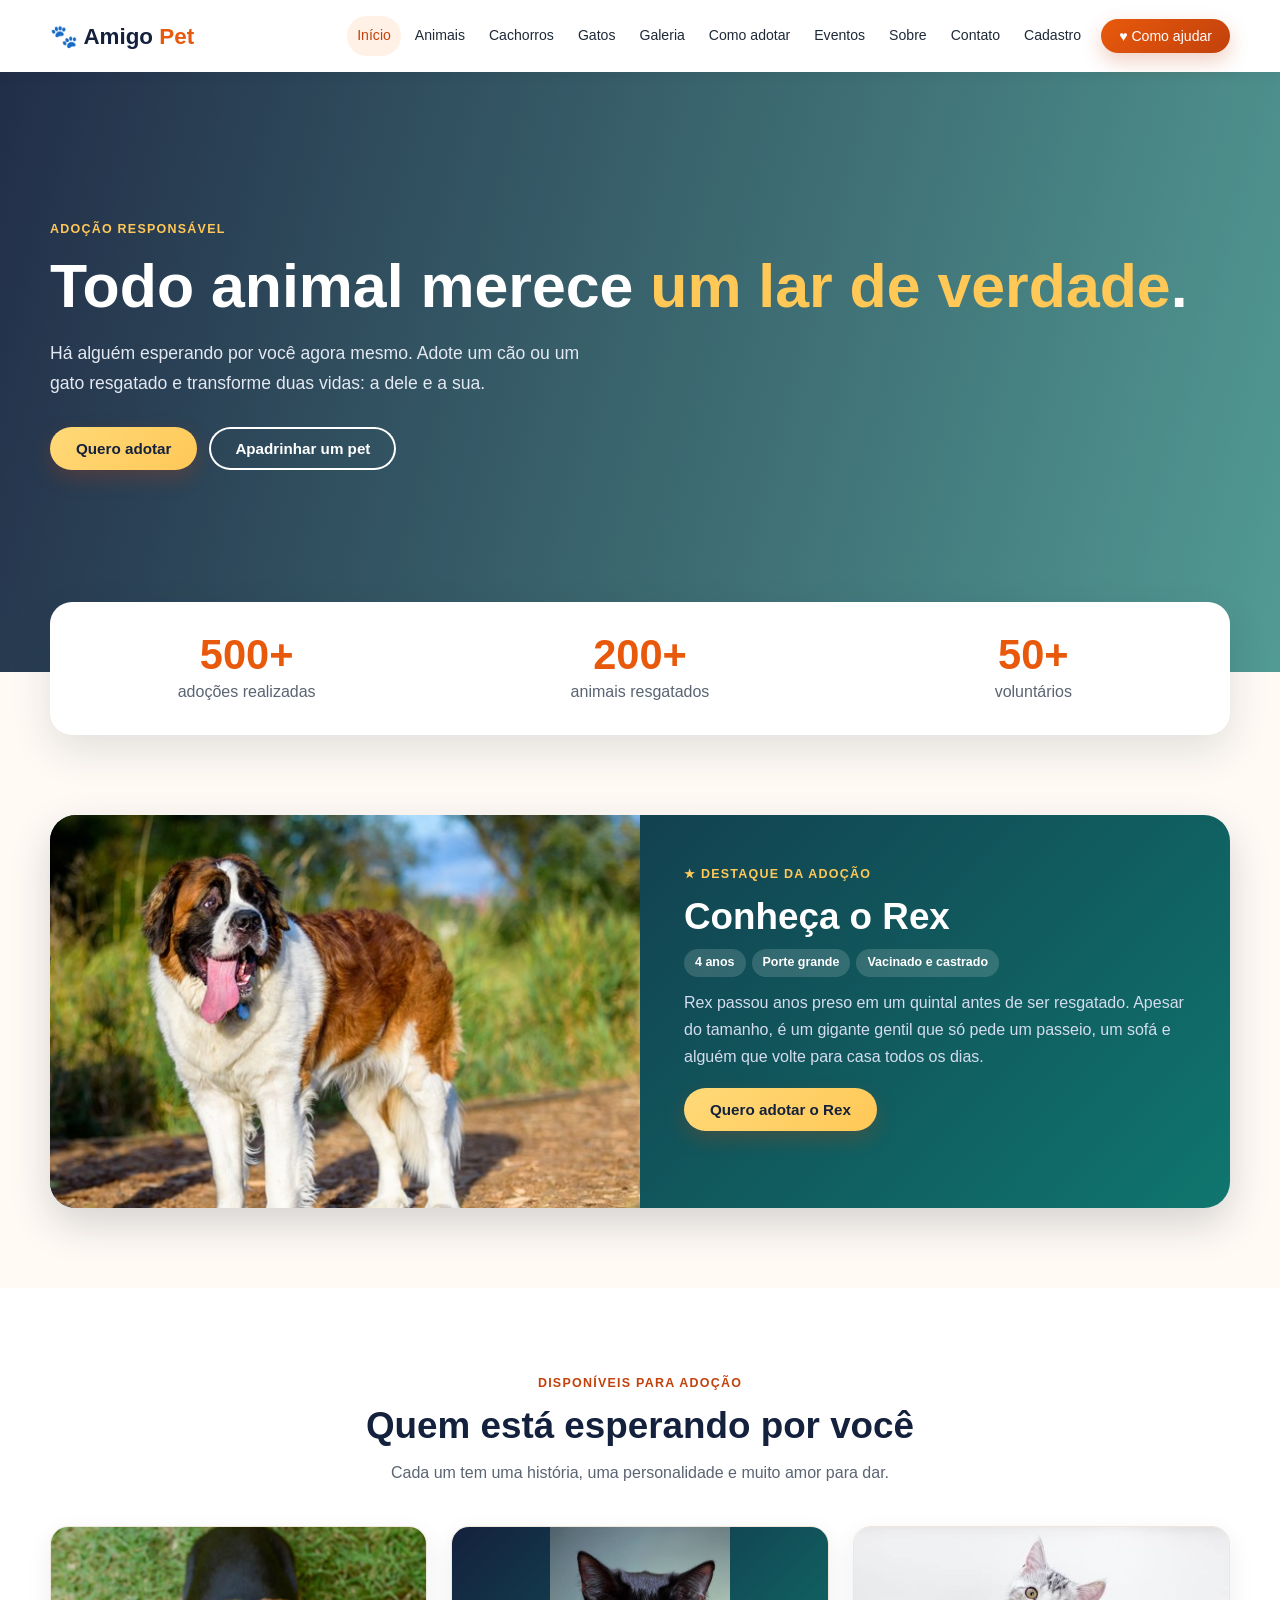
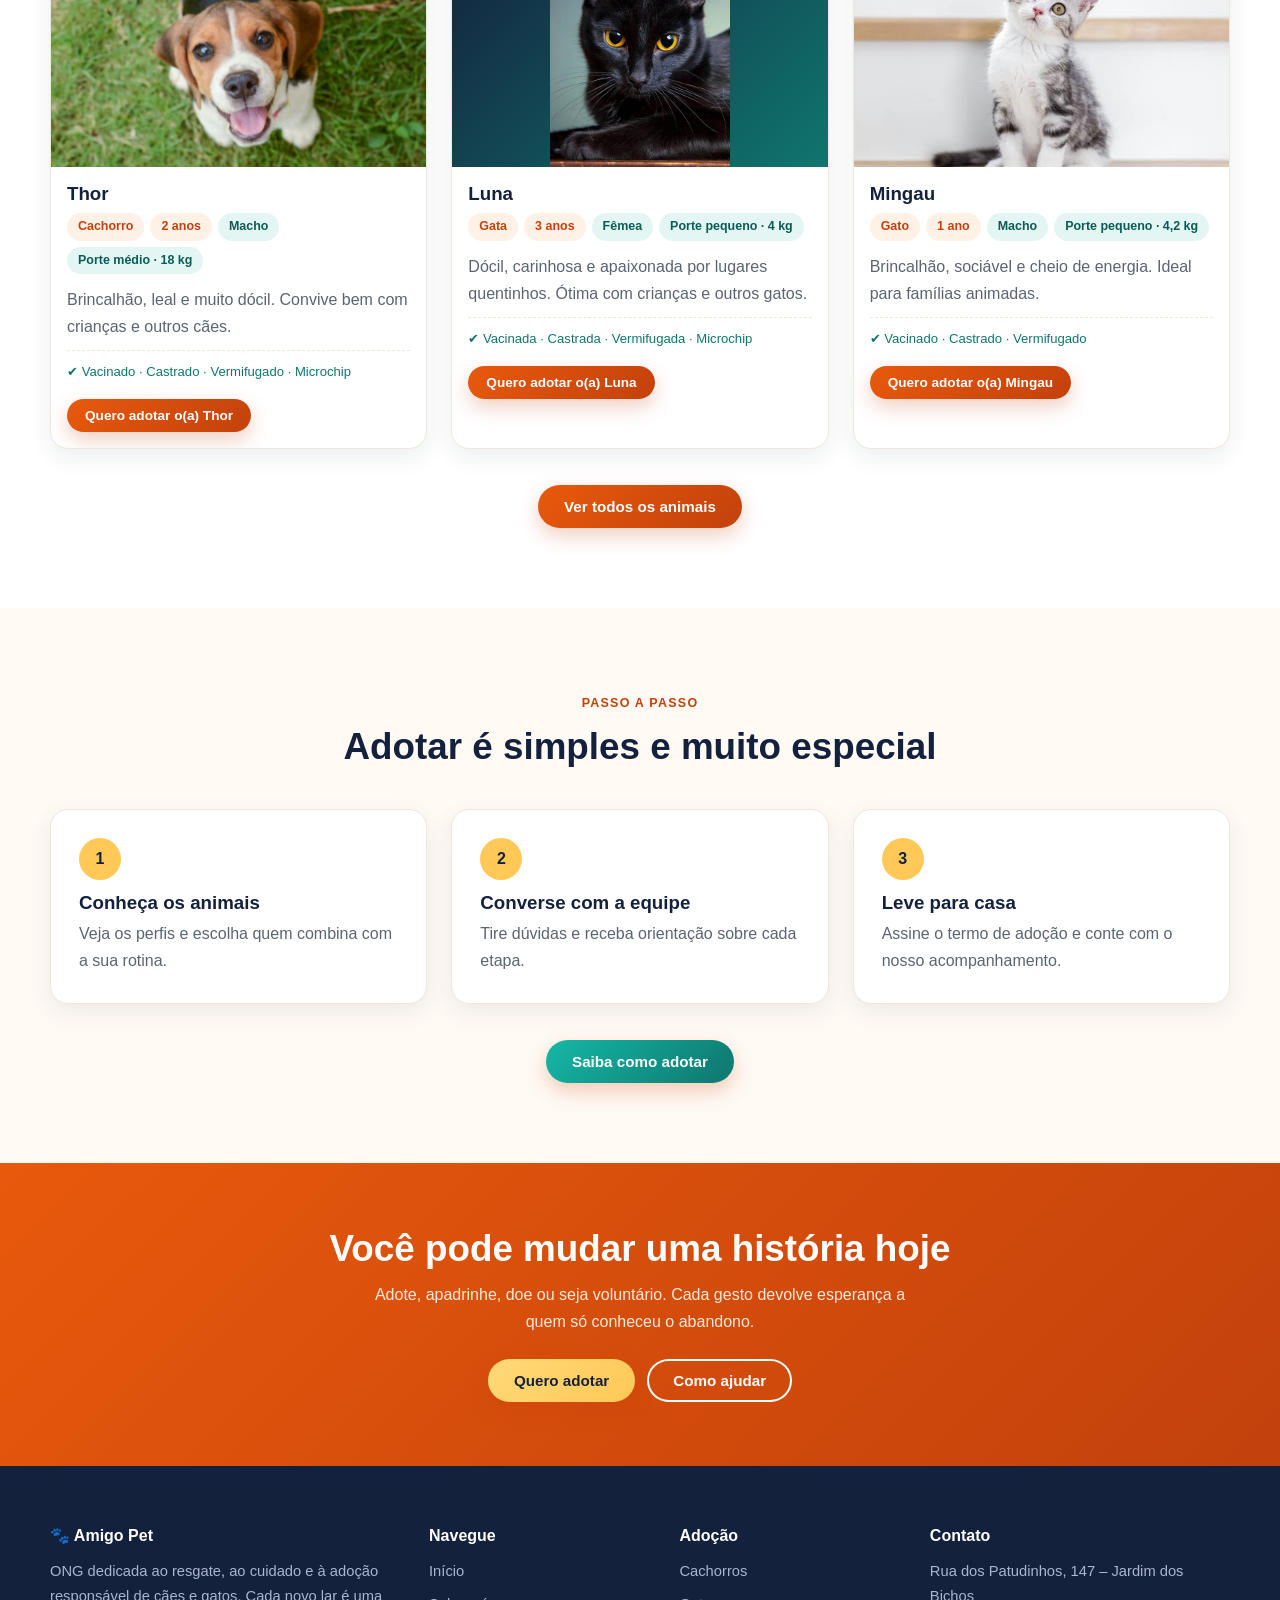
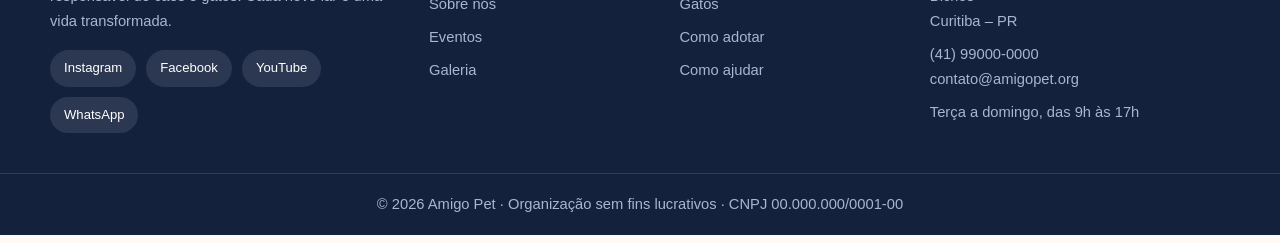
<file: index.html>
<!DOCTYPE html>
<html lang="pt-br">

<head>
  <meta charset="UTF-8">
  <meta name="viewport" content="width=device-width, initial-scale=1.0">
  <meta name="description" content="Amigo Pet: ONG de adoção responsável de cães e gatos.">
  <title>Início | Amigo Pet</title>
  <link rel="stylesheet" href="css/estilo.css">
</head>

<body>
  <header class="header">
    <div class="container navbar">
      <a class="brand" href="index.html">🐾 Amigo <span>Pet</span></a>
      <button class="menu-btn" type="button" aria-label="Abrir menu" aria-expanded="false">☰</button>
      <nav class="nav" aria-label="Navegação principal">
        <a href="index.html">Início</a>
        <a href="animais.html">Animais</a>
        <a href="cachorro.html">Cachorros</a>
        <a href="gato.html">Gatos</a>
        <a href="galeria.html">Galeria</a>
        <a href="adocao.html">Como adotar</a>
        <a href="eventos.html">Eventos</a>
        <a href="sobre.html">Sobre</a>
        <a href="contato.html">Contato</a>
        <a href="cadastro.html">Cadastro</a>
        <a class="button btn btn-primary" href="ajude.html">♥ Como ajudar</a>
      </nav>
    </div>
  </header>
  <main>

    <section class="hero" ">
      <div class=" container">
      <span class="eyebrow">Adoção responsável</span>
      <h1>Todo animal merece <span>um lar de verdade</span>.</h1>
      <p>Há alguém esperando por você agora mesmo. Adote um cão ou um gato resgatado e transforme duas vidas: a dele e
        a sua.</p>
      <div class="actions">
        <a class="button sun pulse" href="animais.html">Quero adotar</a>
        <a class="button ghost" href="ajude.html">Apadrinhar um pet</a>
      </div>
      </div>
    </section>

    <div class="container">
      <div class="stats">
        <div class="stat"><strong data-count="500">500+</strong><span>adoções realizadas</span></div>
        <div class="stat"><strong data-count="200">200+</strong><span>animais resgatados</span></div>
        <div class="stat"><strong data-count="50">50+</strong><span>voluntários</span></div>
      </div>
    </div>

    <section class="section">
      <div class="container">
        <div class="destaque">
          <img src="Img/rex.jpg""
            alt=" Rex, cão de grande porte esperando adoção" loading="lazy">
          <div>
            <span class="eyebrow">★ Destaque da adoção</span>
            <h2>Conheça o Rex</h2>
            <div class="tags"><span class="tag">4 anos</span><span class="tag">Porte grande</span><span
                class="tag">Vacinado e castrado</span></div>
            <p>Rex passou anos preso em um quintal antes de ser resgatado. Apesar do tamanho, é um gigante gentil que só
              pede um passeio, um sofá e alguém que volte para casa todos os dias.</p>
            <a class="button sun" href="contato.html?assunto=adocao&amp;pet=Rex">Quero adotar o Rex</a>
          </div>
        </div>
      </div>
    </section>

    <section class="section alt">
      <div class="container">
        <div class="title"><span class="eyebrow">Disponíveis para adoção</span>
          <h2>Quem está esperando por você</h2>
          <p>Cada um tem uma história, uma personalidade e muito amor para dar.</p>
        </div>
        <div class="grid">
          <article class="card shadow-sm">
            <div class="photo"><img src="Img/thor.jpg""
                alt=" Thor, cachorro disponível para adoção" loading="lazy"></div>
            <div class="card-body p-3">
              <h3>Thor</h3>
              <div class="tags"><span class="tag">Cachorro</span><span class="tag">2 anos</span><span
                  class="tag teal">Macho</span><span class="tag teal">Porte médio · 18 kg</span></div>
              <p>Brincalhão, leal e muito dócil. Convive bem com crianças e outros cães.</p>
              <p class="saude">✔ Vacinado · Castrado · Vermifugado · Microchip</p>
              <a class="button small" href="contato.html?assunto=adocao&amp;pet=Thor">Quero adotar o(a) Thor</a>
            </div>
          </article>
          <article class="card shadow-sm">
            <div class="photo"><img src="Img/luna.jpg""
                alt=" Luna, gata disponível para adoção" loading="lazy"></div>
            <div class="card-body p-3">
              <h3>Luna</h3>
              <div class="tags"><span class="tag">Gata</span><span class="tag">3 anos</span><span
                  class="tag teal">Fêmea</span><span class="tag teal">Porte pequeno · 4 kg</span></div>
              <p>Dócil, carinhosa e apaixonada por lugares quentinhos. Ótima com crianças e outros gatos.</p>
              <p class="saude">✔ Vacinada · Castrada · Vermifugada · Microchip</p>
              <a class="button small" href="contato.html?assunto=adocao&amp;pet=Luna">Quero adotar o(a) Luna</a>
            </div>
          </article>
          <article class="card shadow-sm">
            <div class="photo"><img src="Img/mingau.jpg""
                alt=" Mingau, gato disponível para adoção" loading="lazy"></div>
            <div class="card-body p-3">
              <h3>Mingau</h3>
              <div class="tags"><span class="tag">Gato</span><span class="tag">1 ano</span><span
                  class="tag teal">Macho</span><span class="tag teal">Porte pequeno · 4,2 kg</span></div>
              <p>Brincalhão, sociável e cheio de energia. Ideal para famílias animadas.</p>
              <p class="saude">✔ Vacinado · Castrado · Vermifugado</p>
              <a class="button small" href="contato.html?assunto=adocao&amp;pet=Mingau">Quero adotar o(a) Mingau</a>
            </div>
          </article>
        </div>
        <div class="actions" style="justify-content:center;margin-top:36px"><a class="button btn btn-primary"
            href="animais.html">Ver
            todos os animais</a></div>
      </div>
    </section>

    <section class="section">
      <div class="container">
        <div class="title"><span class="eyebrow">Passo a passo</span>
          <h2>Adotar é simples e muito especial</h2>
        </div>
        <div class="grid">
          <article class="card shadow-sm">
            <div class="card-body pad"><span class="numero">1</span>
              <h3>Conheça os animais</h3>
              <p>Veja os perfis e escolha quem combina com a sua rotina.</p>
            </div>
          </article>
          <article class="card shadow-sm">
            <div class="card-body pad"><span class="numero">2</span>
              <h3>Converse com a equipe</h3>
              <p>Tire dúvidas e receba orientação sobre cada etapa.</p>
            </div>
          </article>
          <article class="card shadow-sm">
            <div class="card-body pad"><span class="numero">3</span>
              <h3>Leve para casa</h3>
              <p>Assine o termo de adoção e conte com o nosso acompanhamento.</p>
            </div>
          </article>
        </div>
        <div class="actions" style="justify-content:center;margin-top:36px"><a class="button teal"
            href="adocao.html">Saiba como adotar</a></div>
      </div>
    </section>

    <section class="cta">
      <div class="container">
        <h2>Você pode mudar uma história hoje</h2>
        <p>Adote, apadrinhe, doe ou seja voluntário. Cada gesto devolve esperança a quem só conheceu o abandono.</p>
        <div class="actions" style="justify-content:center"><a class="button sun" href="animais.html">Quero adotar</a><a
            class="button ghost" href="ajude.html">Como ajudar</a></div>
      </div>
    </section>

  </main>
  <footer class="footer">
    <div class="container footer-grid">
      <div>
        <h3>🐾 Amigo Pet</h3>
        <p>ONG dedicada ao resgate, ao cuidado e à adoção responsável de cães e gatos. Cada novo lar é uma vida
          transformada.</p>
        <div class="social">
          <a href="https://instagram.com/" target="_blank" rel="noopener">Instagram</a>
          <a href="https://facebook.com/" target="_blank" rel="noopener">Facebook</a>
          <a href="https://youtube.com/" target="_blank" rel="noopener">YouTube</a>
          <a href="https://wa.me/5541990000000" target="_blank" rel="noopener">WhatsApp</a>
        </div>
      </div>
      <div>
        <h3>Navegue</h3>
        <a href="index.html">Início</a>
        <a href="sobre.html">Sobre nós</a>
        <a href="eventos.html">Eventos</a>
        <a href="galeria.html">Galeria</a>
      </div>
      <div>
        <h3>Adoção</h3>
        <a href="cachorro.html">Cachorros</a>
        <a href="gato.html">Gatos</a>
        <a href="adocao.html">Como adotar</a>
        <a href="ajude.html">Como ajudar</a>
      </div>
      <div>
        <h3>Contato</h3>
        <p>Rua dos Patudinhos, 147 – Jardim dos Bichos<br>Curitiba – PR</p>
        <p>(41) 99000-0000<br>contato@amigopet.org</p>
        <p>Terça a domingo, das 9h às 17h</p>
      </div>
    </div>
    <p class="copy">© 2026 Amigo Pet · Organização sem fins lucrativos · CNPJ 00.000.000/0001-00</p>
  </footer>
  <script src="js/script.js"></script>
</body>

</html>
</file>
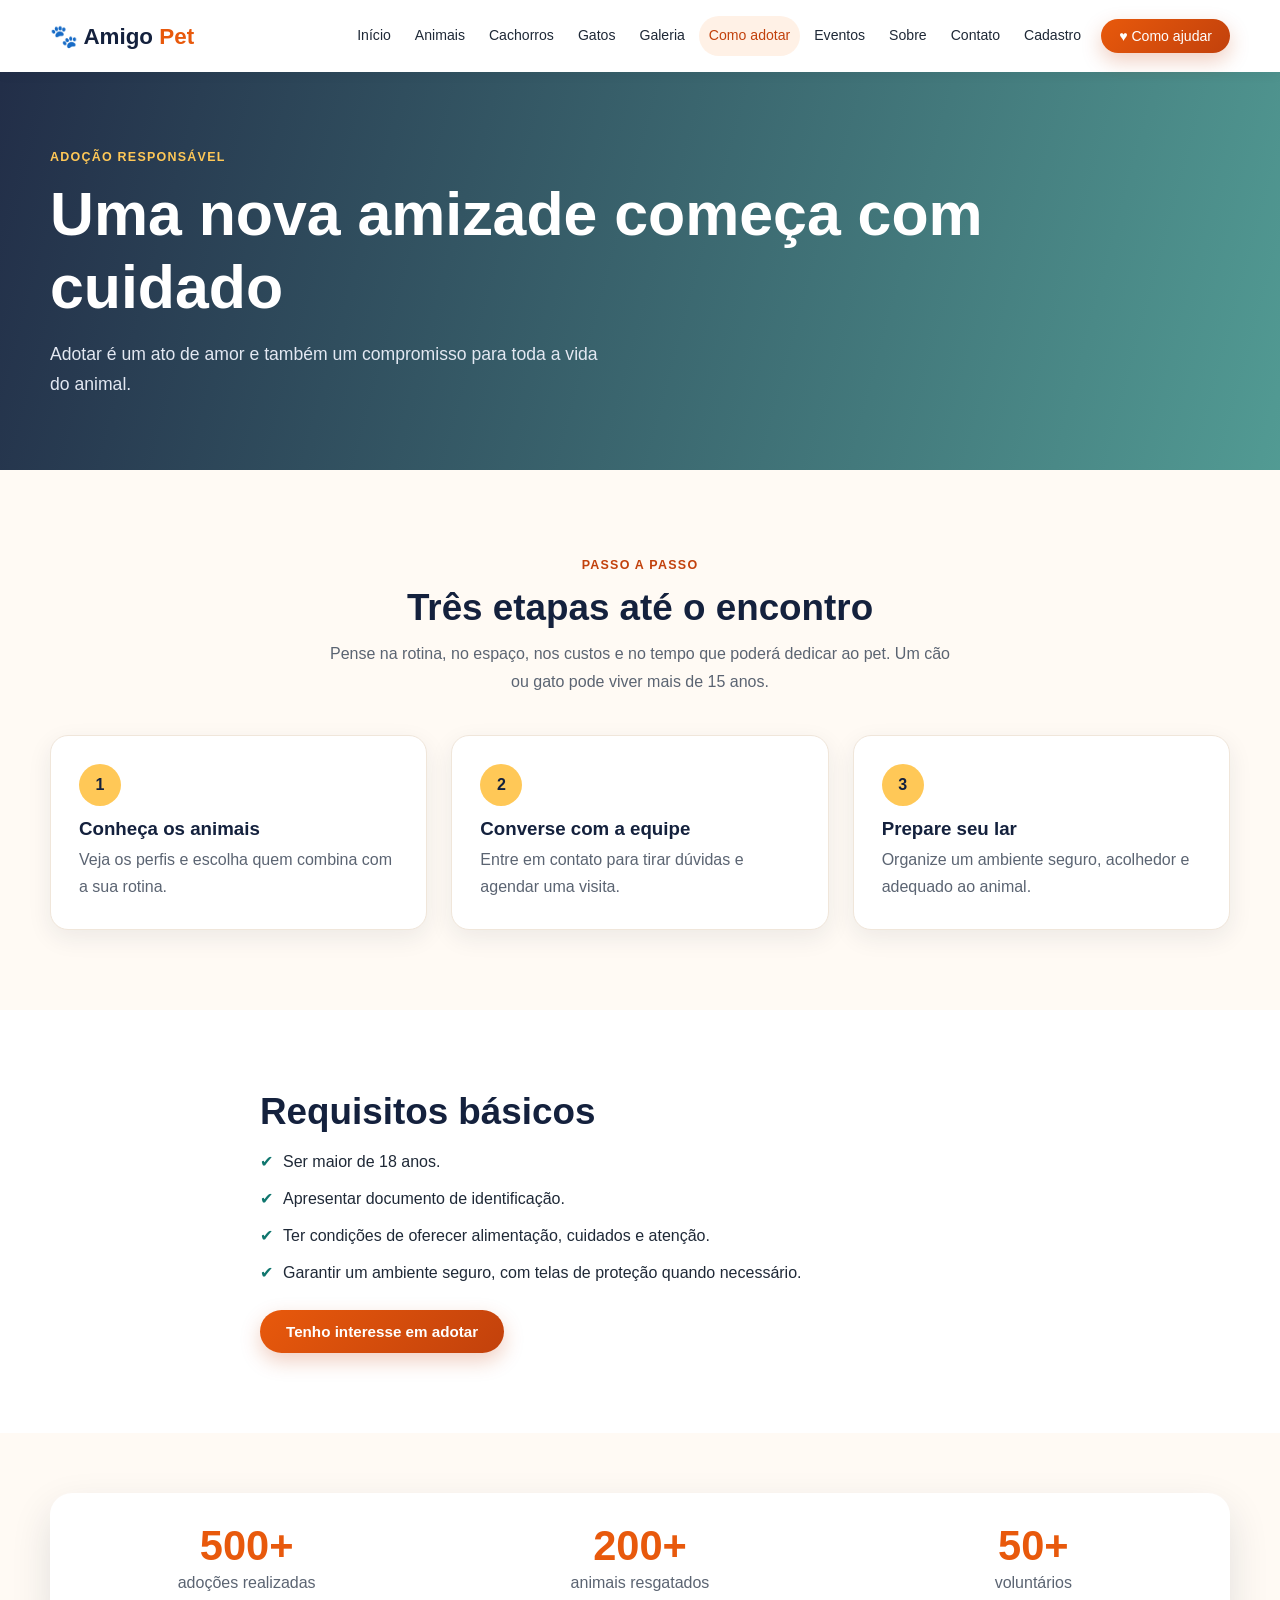
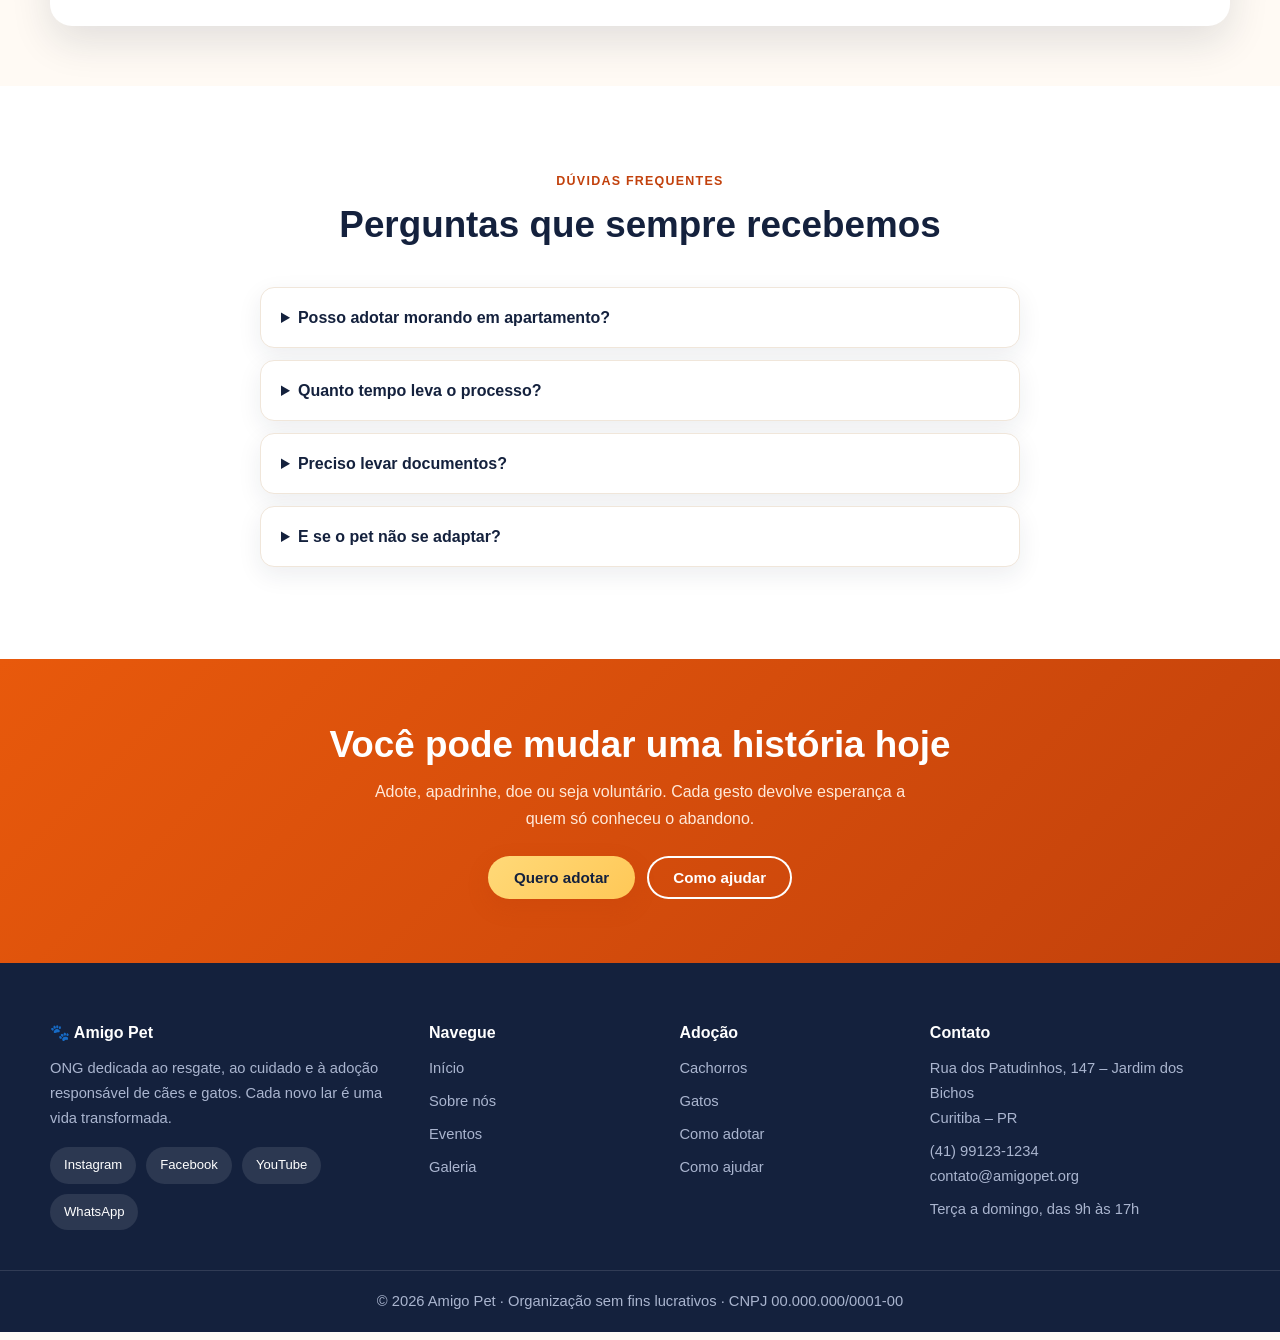
<file: adocao.html>
<!DOCTYPE html>
<html lang="pt-br">

<head>
  <meta charset="UTF-8">
  <meta name="viewport" content="width=device-width, initial-scale=1.0">
  <meta name="description" content="Passo a passo, requisitos e perguntas frequentes sobre a adoção.">
  <title>Como adotar | Amigo Pet</title>
  <link rel="stylesheet" href="css/estilo.css">
</head>

<body>
  <header class="header">
    <div class="container navbar">
      <a class="brand" href="index.html">🐾 Amigo <span>Pet</span></a>
      <button class="menu-btn" type="button" aria-label="Abrir menu" aria-expanded="false">☰</button>
      <nav class="nav" aria-label="Navegação principal">
        <a href="index.html">Início</a>
        <a href="animais.html">Animais</a>
        <a href="cachorro.html">Cachorros</a>
        <a href="gato.html">Gatos</a>
        <a href="galeria.html">Galeria</a>
        <a href="adocao.html">Como adotar</a>
        <a href="eventos.html">Eventos</a>
        <a href="sobre.html">Sobre</a>
        <a href="contato.html">Contato</a>
        <a href="cadastro.html">Cadastro</a>
        <a class="button btn btn-primary" href="ajude.html">♥ Como ajudar</a>
      </nav>
    </div>
  </header>
  <main>

    <section class="page-hero" ">
      <div class=" container">
      <span class="eyebrow">Adoção responsável</span>
      <h1>Uma nova amizade começa com cuidado</h1>
      <p>Adotar é um ato de amor e também um compromisso para toda a vida do animal.</p>
      </div>
    </section>

    <section class="section">
      <div class="container">
        <div class="title"><span class="eyebrow">Passo a passo</span>
          <h2>Três etapas até o encontro</h2>
          <p>Pense na rotina, no espaço, nos custos e no tempo que poderá dedicar ao pet. Um cão ou gato pode viver mais
            de 15 anos.</p>
        </div>
        <div class="grid">
          <article class="card shadow-sm">
            <div class="card-body pad"><span class="numero">1</span>
              <h3>Conheça os animais</h3>
              <p>Veja os perfis e escolha quem combina com a sua rotina.</p>
            </div>
          </article>
          <article class="card shadow-sm">
            <div class="card-body pad"><span class="numero">2</span>
              <h3>Converse com a equipe</h3>
              <p>Entre em contato para tirar dúvidas e agendar uma visita.</p>
            </div>
          </article>
          <article class="card shadow-sm">
            <div class="card-body pad"><span class="numero">3</span>
              <h3>Prepare seu lar</h3>
              <p>Organize um ambiente seguro, acolhedor e adequado ao animal.</p>
            </div>
          </article>
        </div>
      </div>
    </section>

    <section class="section alt">
      <div class="container" style="max-width:760px">
        <h2>Requisitos básicos</h2>
        <ul class="lista">
          <li>Ser maior de 18 anos.</li>
          <li>Apresentar documento de identificação.</li>
          <li>Ter condições de oferecer alimentação, cuidados e atenção.</li>
          <li>Garantir um ambiente seguro, com telas de proteção quando necessário.</li>
        </ul>
        <a class="button btn btn-primary" href="contato.html?assunto=adocao">Tenho interesse em adotar</a>
      </div>
    </section>

    <div class="container" style="padding:60px 0">
      <div class="stats flat">
        <div class="stat"><strong data-count="500">500+</strong><span>adoções realizadas</span></div>
        <div class="stat"><strong data-count="200">200+</strong><span>animais resgatados</span></div>
        <div class="stat"><strong data-count="50">50+</strong><span>voluntários</span></div>
      </div>
    </div>

    <section class="section alt">
      <div class="container" style="max-width:760px">
        <div class="title"><span class="eyebrow">Dúvidas frequentes</span>
          <h2>Perguntas que sempre recebemos</h2>
        </div>
        <details>
          <summary>Posso adotar morando em apartamento?</summary>
          <p>Sim. Muitos cães e gatos se adaptam bem, desde que tenham passeios, estímulos e, no caso dos gatos, telas
            de proteção.</p>
        </details>
        <details>
          <summary>Quanto tempo leva o processo?</summary>
          <p>Em geral, de poucos dias a duas semanas, conforme a agenda de visitas.</p>
        </details>
        <details>
          <summary>Preciso levar documentos?</summary>
          <p>Sim: documento com foto e comprovante de residência. Todos assinam um termo de adoção responsável.</p>
        </details>
        <details>
          <summary>E se o pet não se adaptar?</summary>
          <p>Nossa equipe acompanha você nas primeiras semanas. Se mesmo assim não for possível, o animal volta para a
            ONG, nunca para a rua.</p>
        </details>
      </div>
    </section>

    <section class="cta">
      <div class="container">
        <h2>Você pode mudar uma história hoje</h2>
        <p>Adote, apadrinhe, doe ou seja voluntário. Cada gesto devolve esperança a quem só conheceu o abandono.</p>
        <div class="actions" style="justify-content:center"><a class="button sun" href="animais.html">Quero adotar</a><a
            class="button ghost" href="ajude.html">Como ajudar</a></div>
      </div>
    </section>

  </main>
  <footer class="footer">
    <div class="container footer-grid">
      <div>
        <h3>🐾 Amigo Pet</h3>
        <p>ONG dedicada ao resgate, ao cuidado e à adoção responsável de cães e gatos. Cada novo lar é uma vida
          transformada.</p>
        <div class="social">
          <a href="https://instagram.com/" target="_blank" rel="noopener">Instagram</a>
          <a href="https://facebook.com/" target="_blank" rel="noopener">Facebook</a>
          <a href="https://youtube.com/" target="_blank" rel="noopener">YouTube</a>
          <a href="https://wa.me/554199123-1234" target="_blank" rel="noopener">WhatsApp</a>
        </div>
      </div>
      <div>
        <h3>Navegue</h3>
        <a href="index.html">Início</a>
        <a href="sobre.html">Sobre nós</a>
        <a href="eventos.html">Eventos</a>
        <a href="galeria.html">Galeria</a>
      </div>
      <div>
        <h3>Adoção</h3>
        <a href="cachorro.html">Cachorros</a>
        <a href="gato.html">Gatos</a>
        <a href="adocao.html">Como adotar</a>
        <a href="ajude.html">Como ajudar</a>
      </div>
      <div>
        <h3>Contato</h3>
        <p>Rua dos Patudinhos, 147 – Jardim dos Bichos<br>Curitiba – PR</p>
        <p>(41) 99123-1234<br>contato@amigopet.org</p>
        <p>Terça a domingo, das 9h às 17h</p>
      </div>
    </div>
    <p class="copy">© 2026 Amigo Pet · Organização sem fins lucrativos · CNPJ 00.000.000/0001-00</p>
  </footer>
  <script src="js/script.js"></script>
</body>

</html>
</file>
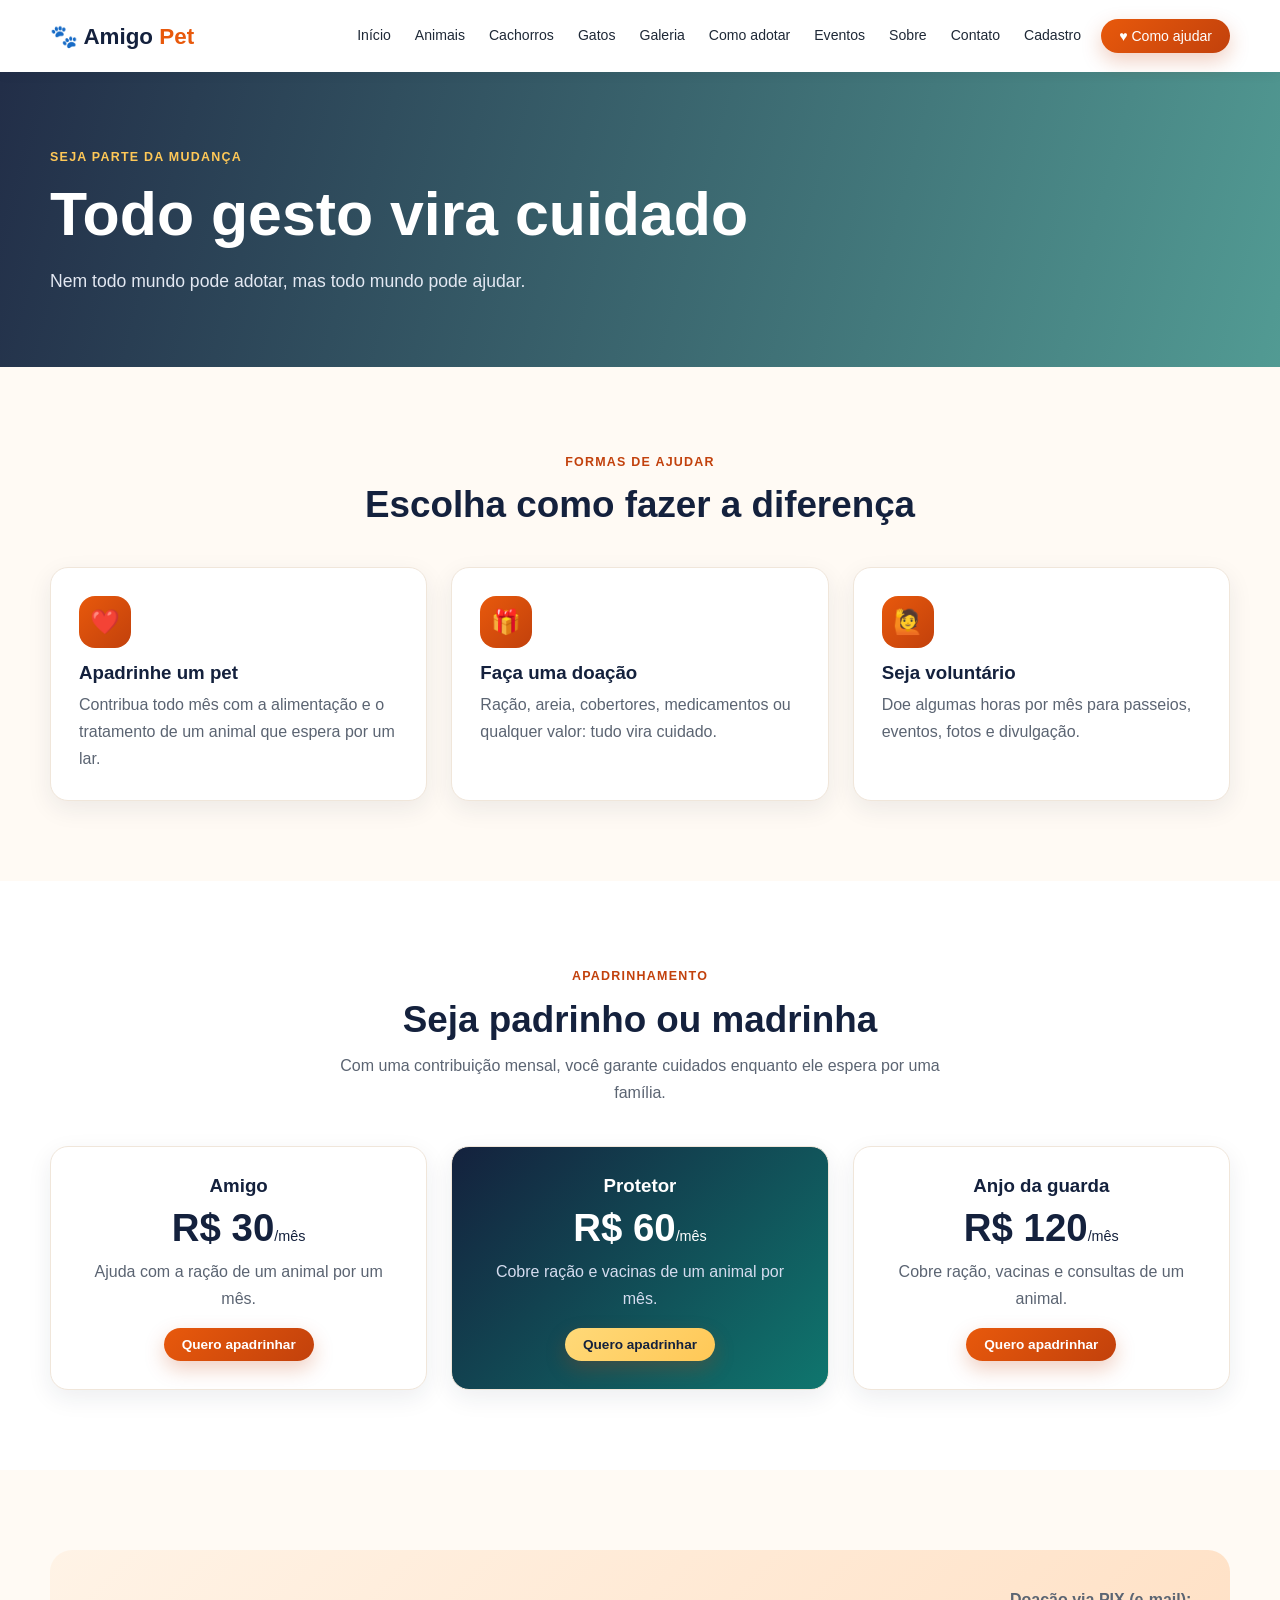
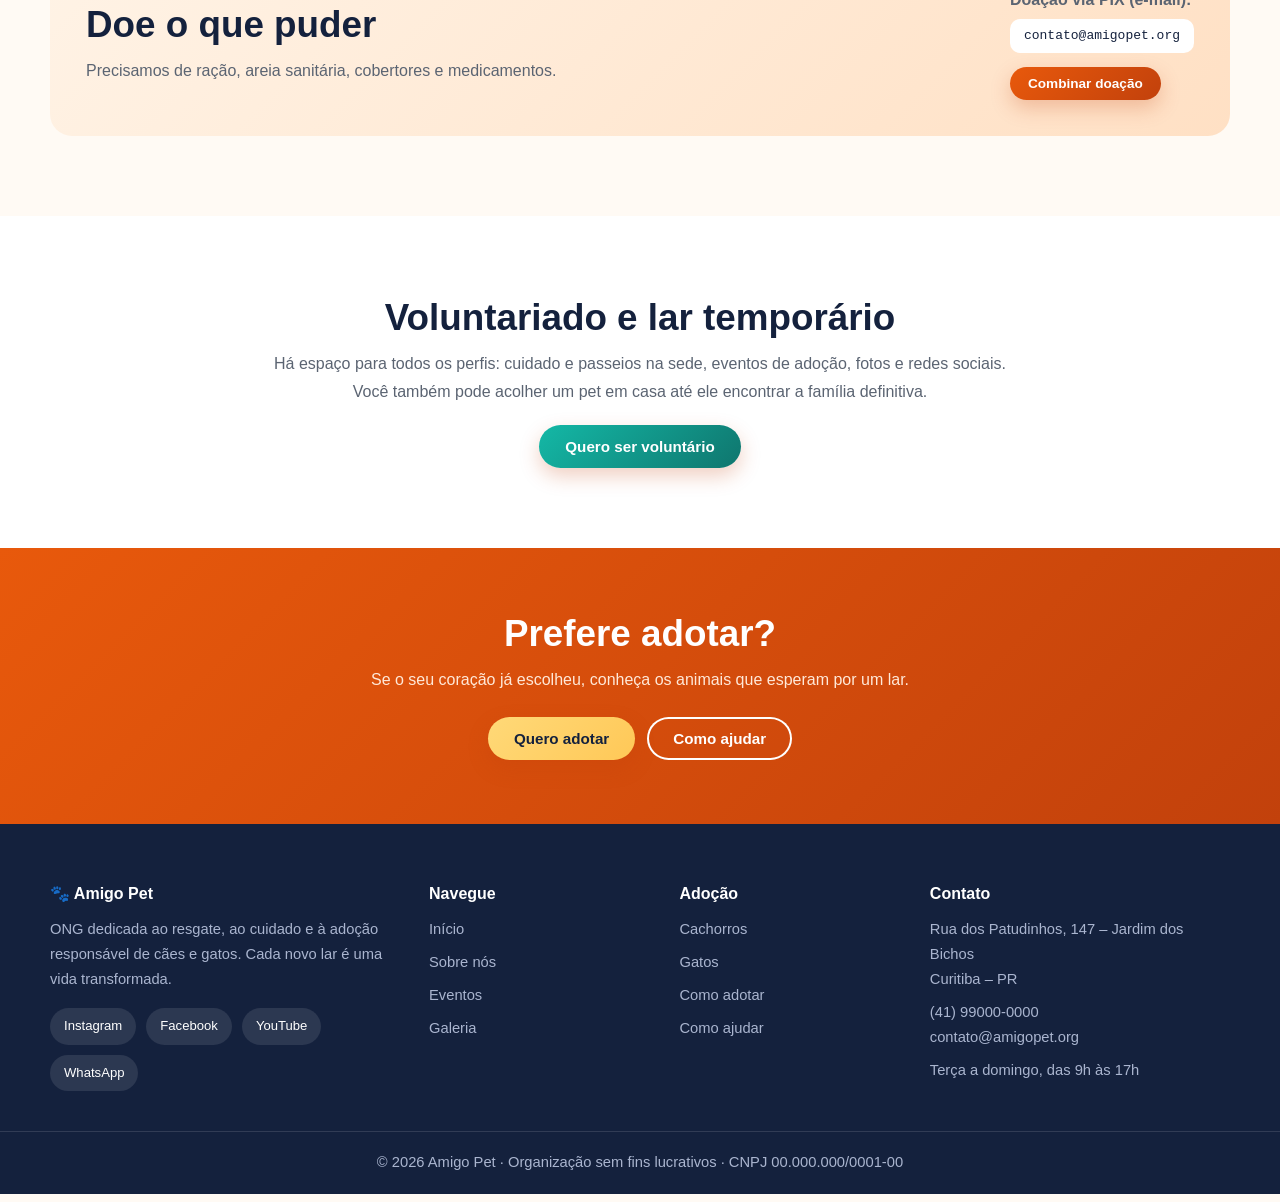
<file: ajude.html>
<!DOCTYPE html>
<html lang="pt-br">

<head>
  <meta charset="UTF-8">
  <meta name="viewport" content="width=device-width, initial-scale=1.0">
  <meta name="description" content="Apadrinhe um animal, doe ou seja voluntário da ONG Amigo Pet.">
  <title>Como ajudar | Amigo Pet</title>
  <link rel="stylesheet" href="css/estilo.css">
</head>

<body>
  <header class="header">
    <div class="container navbar">
      <a class="brand" href="index.html">🐾 Amigo <span>Pet</span></a>
      <button class="menu-btn" type="button" aria-label="Abrir menu" aria-expanded="false">☰</button>
      <nav class="nav" aria-label="Navegação principal">
        <a href="index.html">Início</a>
        <a href="animais.html">Animais</a>
        <a href="cachorro.html">Cachorros</a>
        <a href="gato.html">Gatos</a>
        <a href="galeria.html">Galeria</a>
        <a href="adocao.html">Como adotar</a>
        <a href="eventos.html">Eventos</a>
        <a href="sobre.html">Sobre</a>
        <a href="contato.html">Contato</a>
        <a href="cadastro.html">Cadastro</a>
        <a class="button btn btn-primary" href="ajude.html">♥ Como ajudar</a>
      </nav>
    </div>
  </header>
  <main>

    <section class="page-hero" ">
      <div class=" container">
      <span class="eyebrow">Seja parte da mudança</span>
      <h1>Todo gesto vira cuidado</h1>
      <p>Nem todo mundo pode adotar, mas todo mundo pode ajudar.</p>
      </div>
    </section>

    <section class="section">
      <div class="container">
        <div class="title"><span class="eyebrow">Formas de ajudar</span>
          <h2>Escolha como fazer a diferença</h2>
        </div>
        <div class="grid">
          <article class="card shadow-sm">
            <div class="card-body pad">
              <div class="icone">❤️</div>
              <h3>Apadrinhe um pet</h3>
              <p>Contribua todo mês com a alimentação e o tratamento de um animal que espera por um lar.</p>
            </div>
          </article>
          <article class="card shadow-sm">
            <div class="card-body pad">
              <div class="icone">🎁</div>
              <h3>Faça uma doação</h3>
              <p>Ração, areia, cobertores, medicamentos ou qualquer valor: tudo vira cuidado.</p>
            </div>
          </article>
          <article class="card shadow-sm">
            <div class="card-body pad">
              <div class="icone">🙋</div>
              <h3>Seja voluntário</h3>
              <p>Doe algumas horas por mês para passeios, eventos, fotos e divulgação.</p>
            </div>
          </article>
        </div>
      </div>
    </section>

    <section class="section alt">
      <div class="container">
        <div class="title"><span class="eyebrow">Apadrinhamento</span>
          <h2>Seja padrinho ou madrinha</h2>
          <p>Com uma contribuição mensal, você garante cuidados enquanto ele espera por uma família.</p>
        </div>
        <div class="grid">
          <article class="card plano">
            <div class="card-body pad">
              <h3>Amigo</h3>
              <div class="preco">R$ 30<small>/mês</small></div>
              <p style="margin-bottom:16px">Ajuda com a ração de um animal por um mês.</p><a class="button small"
                href="contato.html?assunto=ajuda">Quero apadrinhar</a>
            </div>
          </article>
          <article class="card plano top">
            <div class="card-body pad">
              <h3>Protetor</h3>
              <div class="preco">R$ 60<small>/mês</small></div>
              <p style="margin-bottom:16px">Cobre ração e vacinas de um animal por mês.</p><a class="button small sun"
                href="contato.html?assunto=ajuda">Quero apadrinhar</a>
            </div>
          </article>
          <article class="card plano">
            <div class="card-body pad">
              <h3>Anjo da guarda</h3>
              <div class="preco">R$ 120<small>/mês</small></div>
              <p style="margin-bottom:16px">Cobre ração, vacinas e consultas de um animal.</p><a class="button small"
                href="contato.html?assunto=ajuda">Quero apadrinhar</a>
            </div>
          </article>
        </div>
      </div>
    </section>

    <section class="section">
      <div class="container">
        <div class="doacao">
          <div>
            <h2>Doe o que puder</h2>
            <p>Precisamos de ração, areia sanitária, cobertores e medicamentos.</p>
          </div>
          <div>
            <p><strong>Doação via PIX (e-mail):</strong></p>
            <code>contato@amigopet.org</code><br>
            <a class="button small" href="contato.html?assunto=ajuda">Combinar doação</a>
          </div>
        </div>
      </div>
    </section>

    <section class="section alt">
      <div class="container" style="max-width:760px;text-align:center">
        <h2>Voluntariado e lar temporário</h2>
        <p style="margin-bottom:20px">Há espaço para todos os perfis: cuidado e passeios na sede, eventos de adoção,
          fotos e redes sociais. Você também pode acolher um pet em casa até ele encontrar a família definitiva.</p>
        <a class="button teal" href="contato.html?assunto=ajuda">Quero ser voluntário</a>
      </div>
    </section>

    <section class="cta">
      <div class="container">
        <h2>Prefere adotar?</h2>
        <p>Se o seu coração já escolheu, conheça os animais que esperam por um lar.</p>
        <div class="actions" style="justify-content:center"><a class="button sun" href="animais.html">Quero adotar</a><a
            class="button ghost" href="ajude.html">Como ajudar</a></div>
      </div>
    </section>

  </main>
  <footer class="footer">
    <div class="container footer-grid">
      <div>
        <h3>🐾 Amigo Pet</h3>
        <p>ONG dedicada ao resgate, ao cuidado e à adoção responsável de cães e gatos. Cada novo lar é uma vida
          transformada.</p>
        <div class="social">
          <a href="https://instagram.com/" target="_blank" rel="noopener">Instagram</a>
          <a href="https://facebook.com/" target="_blank" rel="noopener">Facebook</a>
          <a href="https://youtube.com/" target="_blank" rel="noopener">YouTube</a>
          <a href="https://wa.me/5541990000000" target="_blank" rel="noopener">WhatsApp</a>
        </div>
      </div>
      <div>
        <h3>Navegue</h3>
        <a href="index.html">Início</a>
        <a href="sobre.html">Sobre nós</a>
        <a href="eventos.html">Eventos</a>
        <a href="galeria.html">Galeria</a>
      </div>
      <div>
        <h3>Adoção</h3>
        <a href="cachorro.html">Cachorros</a>
        <a href="gato.html">Gatos</a>
        <a href="adocao.html">Como adotar</a>
        <a href="ajude.html">Como ajudar</a>
      </div>
      <div>
        <h3>Contato</h3>
        <p>Rua dos Patudinhos, 147 – Jardim dos Bichos<br>Curitiba – PR</p>
        <p>(41) 99000-0000<br>contato@amigopet.org</p>
        <p>Terça a domingo, das 9h às 17h</p>
      </div>
    </div>
    <p class="copy">© 2026 Amigo Pet · Organização sem fins lucrativos · CNPJ 00.000.000/0001-00</p>
  </footer>
  <script src="js/script.js"></script>
</body>

</html>
</file>
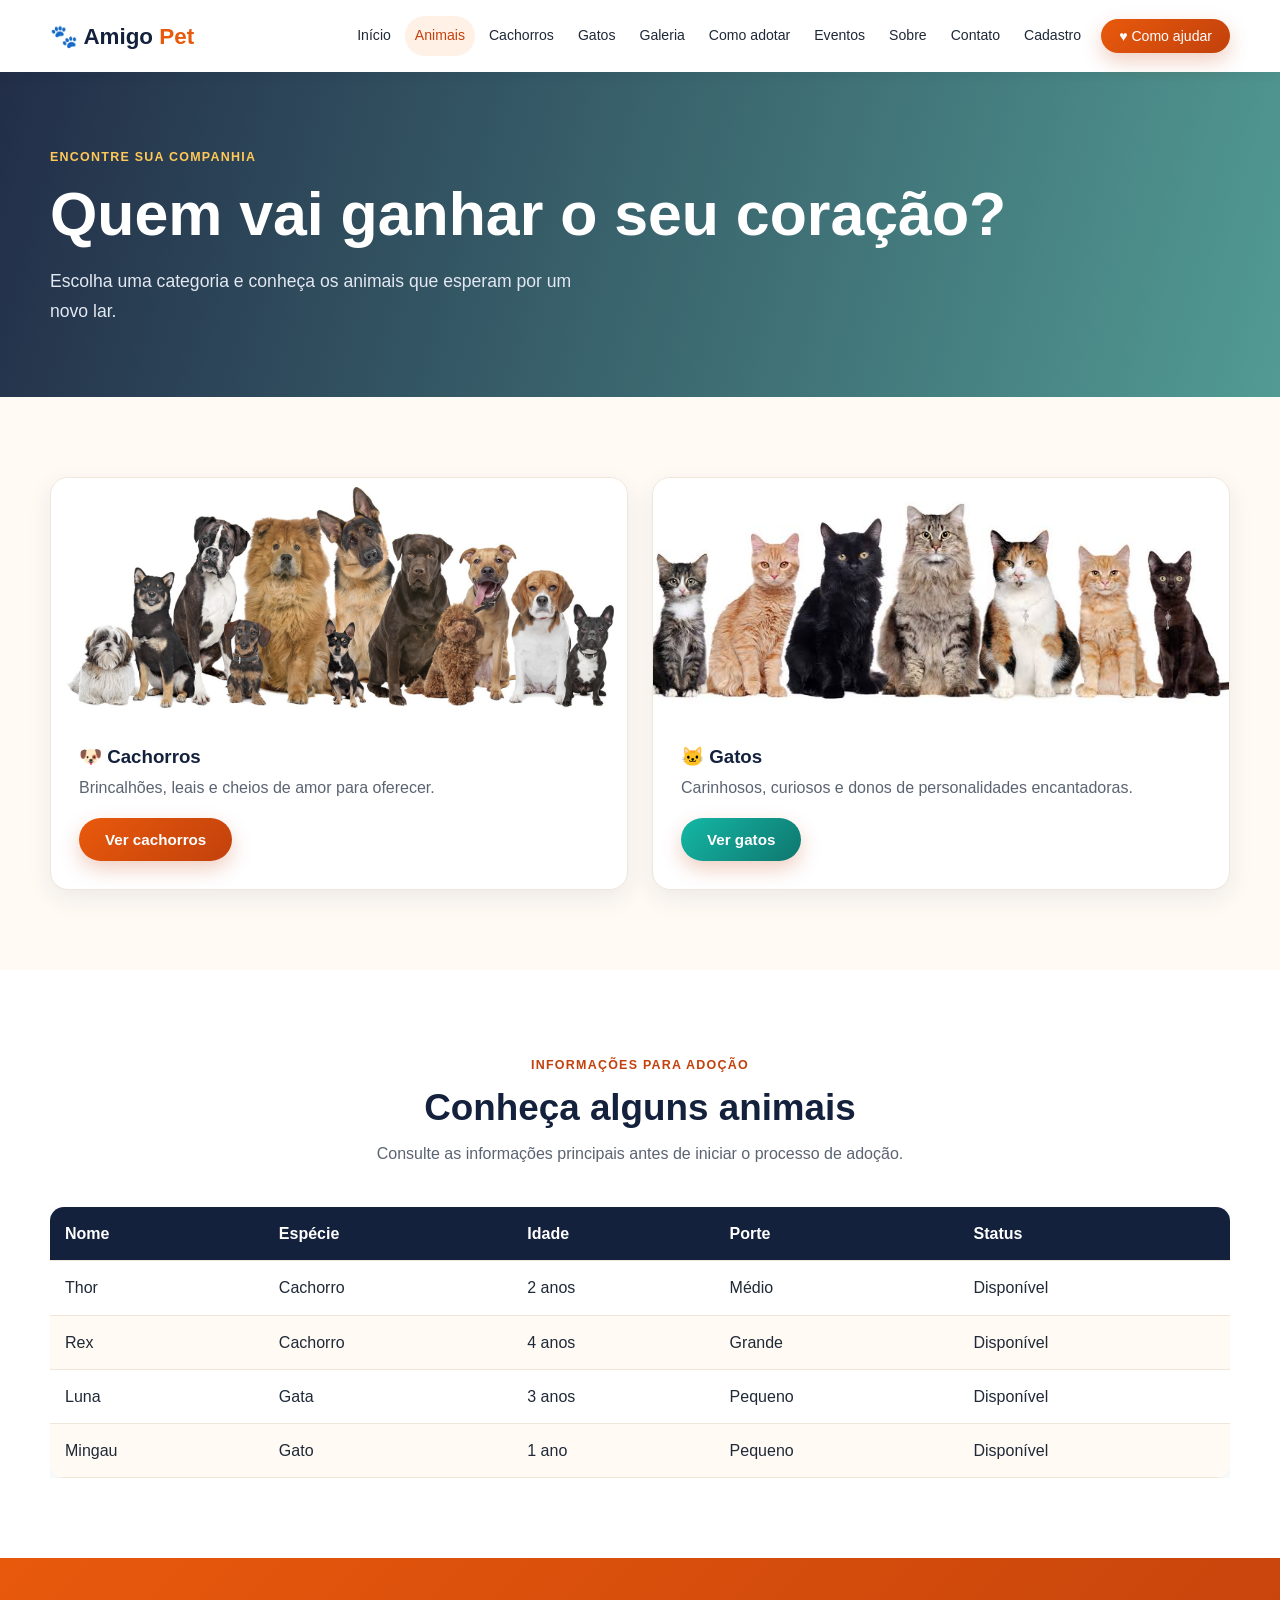
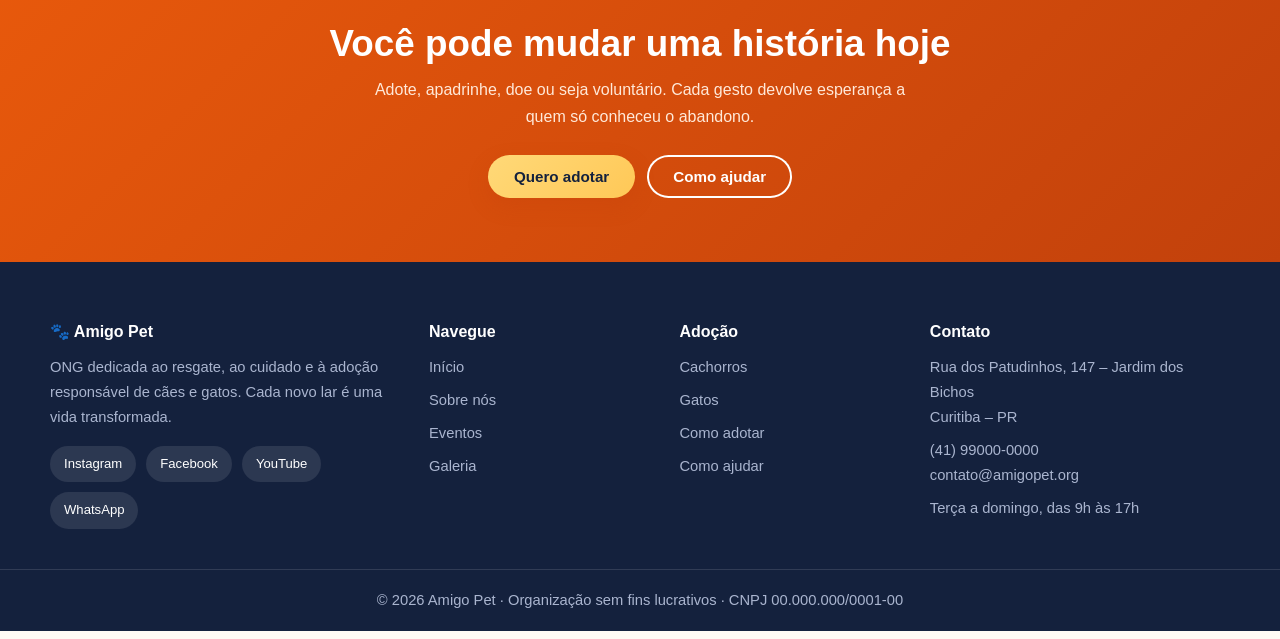
<file: animais.html>
<!DOCTYPE html>
<html lang="pt-br">

<head>
  <meta charset="UTF-8">
  <meta name="viewport" content="width=device-width, initial-scale=1.0">
  <meta name="description" content="Conheça os cães e gatos disponíveis para adoção.">
  <title>Animais | Amigo Pet</title>
  <link rel="stylesheet" href="css/estilo.css">
</head>

<body>
  <header class="header">
    <div class="container navbar">
      <a class="brand" href="index.html">🐾 Amigo <span>Pet</span></a>
      <button class="menu-btn" type="button" aria-label="Abrir menu" aria-expanded="false">☰</button>
      <nav class="nav" aria-label="Navegação principal">
        <a href="index.html">Início</a>
        <a href="animais.html">Animais</a>
        <a href="cachorro.html">Cachorros</a>
        <a href="gato.html">Gatos</a>
        <a href="galeria.html">Galeria</a>
        <a href="adocao.html">Como adotar</a>
        <a href="eventos.html">Eventos</a>
        <a href="sobre.html">Sobre</a>
        <a href="contato.html">Contato</a>
        <a href="cadastro.html">Cadastro</a>
        <a class="button btn btn-primary" href="ajude.html">♥ Como ajudar</a>
      </nav>
    </div>
  </header>
  <main>

    <section class="page-hero" ">
      <div class=" container">
      <span class="eyebrow">Encontre sua companhia</span>
      <h1>Quem vai ganhar o seu coração?</h1>
      <p>Escolha uma categoria e conheça os animais que esperam por um novo lar.</p>
      </div>
    </section>

    <section class="section">
      <div class="container">
        <div class="grid" style="grid-template-columns:repeat(auto-fit,minmax(300px,1fr))">
          <article class="card shadow-sm">
            <div class="photo"><img src="Img/cachorros.jpg""
                alt=" Cachorro olhando para a câmera" loading="lazy"></div>
            <div class="card-body pad">
              <h3>🐶 Cachorros</h3>
              <p style="margin-bottom:16px">Brincalhões, leais e cheios de amor para oferecer.</p><a
                class="button btn btn-primary" href="cachorro.html">Ver cachorros</a>
            </div>
          </article>
          <article class="card shadow-sm">
            <div class="photo"><img src="Img/gatos.jpg""
                alt=" Gato olhando para a câmera" loading="lazy"></div>
            <div class="card-body pad">
              <h3>🐱 Gatos</h3>
              <p style="margin-bottom:16px">Carinhosos, curiosos e donos de personalidades encantadoras.</p><a
                class="button teal" href="gato.html">Ver gatos</a>
            </div>
          </article>
        </div>
      </div>
    </section>


    <section class="section alt">
      <div class="container">
        <div class="title"><span class="eyebrow">Informações para adoção</span>
          <h2>Conheça alguns animais</h2>
          <p>Consulte as informações principais antes de iniciar o processo de adoção.</p>
        </div>
        <div class="table-wrap">
          <table>
            <thead>
              <tr>
                <th>Nome</th>
                <th>Espécie</th>
                <th>Idade</th>
                <th>Porte</th>
                <th>Status</th>
              </tr>
            </thead>
            <tbody>
              <tr>
                <td>Thor</td>
                <td>Cachorro</td>
                <td>2 anos</td>
                <td>Médio</td>
                <td>Disponível</td>
              </tr>
              <tr>
                <td>Rex</td>
                <td>Cachorro</td>
                <td>4 anos</td>
                <td>Grande</td>
                <td>Disponível</td>
              </tr>
              <tr>
                <td>Luna</td>
                <td>Gata</td>
                <td>3 anos</td>
                <td>Pequeno</td>
                <td>Disponível</td>
              </tr>
              <tr>
                <td>Mingau</td>
                <td>Gato</td>
                <td>1 ano</td>
                <td>Pequeno</td>
                <td>Disponível</td>
              </tr>
            </tbody>
          </table>
        </div>
      </div>
    </section>

    <section class="cta">
      <div class="container">
        <h2>Você pode mudar uma história hoje</h2>
        <p>Adote, apadrinhe, doe ou seja voluntário. Cada gesto devolve esperança a quem só conheceu o abandono.</p>
        <div class="actions" style="justify-content:center"><a class="button sun" href="animais.html">Quero adotar</a><a
            class="button ghost" href="ajude.html">Como ajudar</a></div>
      </div>
    </section>

  </main>
  <footer class="footer">
    <div class="container footer-grid">
      <div>
        <h3>🐾 Amigo Pet</h3>
        <p>ONG dedicada ao resgate, ao cuidado e à adoção responsável de cães e gatos. Cada novo lar é uma vida
          transformada.</p>
        <div class="social">
          <a href="https://instagram.com/" target="_blank" rel="noopener">Instagram</a>
          <a href="https://facebook.com/" target="_blank" rel="noopener">Facebook</a>
          <a href="https://youtube.com/" target="_blank" rel="noopener">YouTube</a>
          <a href="https://wa.me/5541990000000" target="_blank" rel="noopener">WhatsApp</a>
        </div>
      </div>
      <div>
        <h3>Navegue</h3>
        <a href="index.html">Início</a>
        <a href="sobre.html">Sobre nós</a>
        <a href="eventos.html">Eventos</a>
        <a href="galeria.html">Galeria</a>
      </div>
      <div>
        <h3>Adoção</h3>
        <a href="cachorro.html">Cachorros</a>
        <a href="gato.html">Gatos</a>
        <a href="adocao.html">Como adotar</a>
        <a href="ajude.html">Como ajudar</a>
      </div>
      <div>
        <h3>Contato</h3>
        <p>Rua dos Patudinhos, 147 – Jardim dos Bichos<br>Curitiba – PR</p>
        <p>(41) 99000-0000<br>contato@amigopet.org</p>
        <p>Terça a domingo, das 9h às 17h</p>
      </div>
    </div>
    <p class="copy">© 2026 Amigo Pet · Organização sem fins lucrativos · CNPJ 00.000.000/0001-00</p>
  </footer>
  <script src="js/script.js"></script>
</body>

</html>
</file>
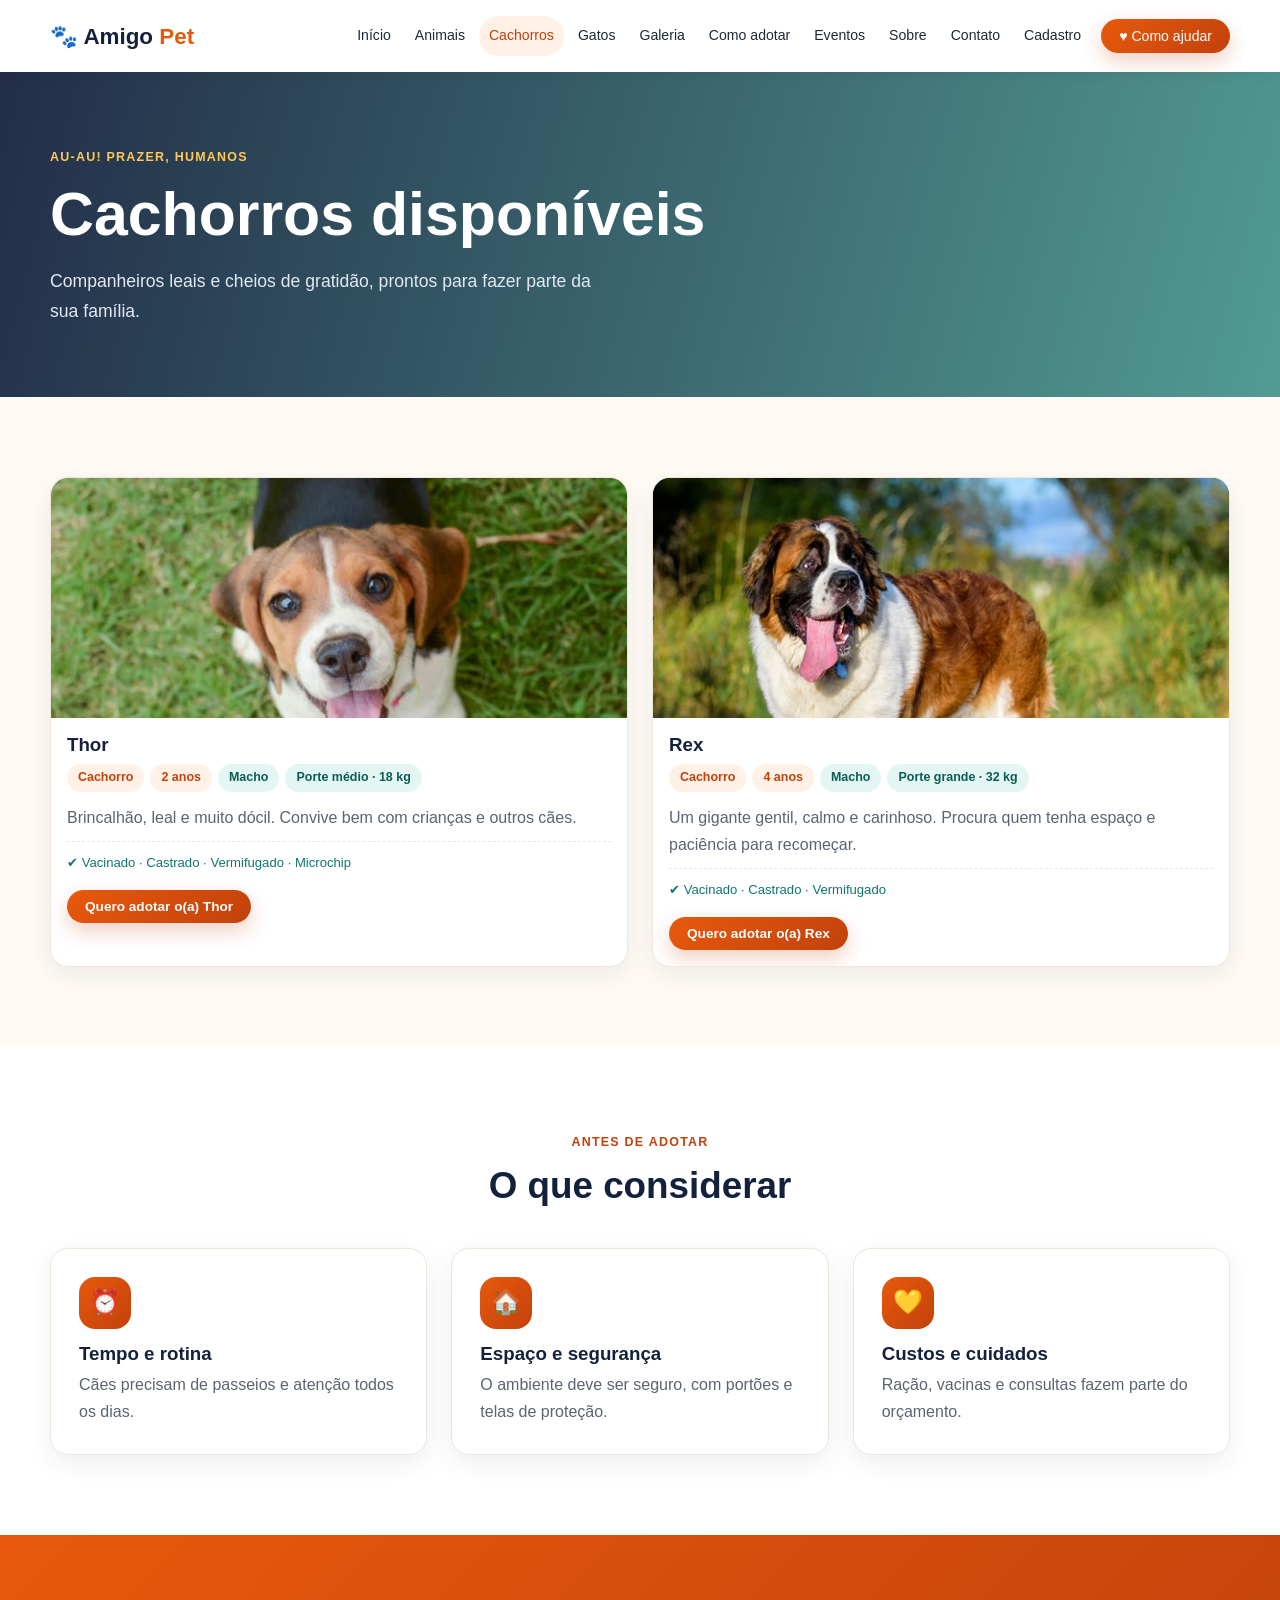
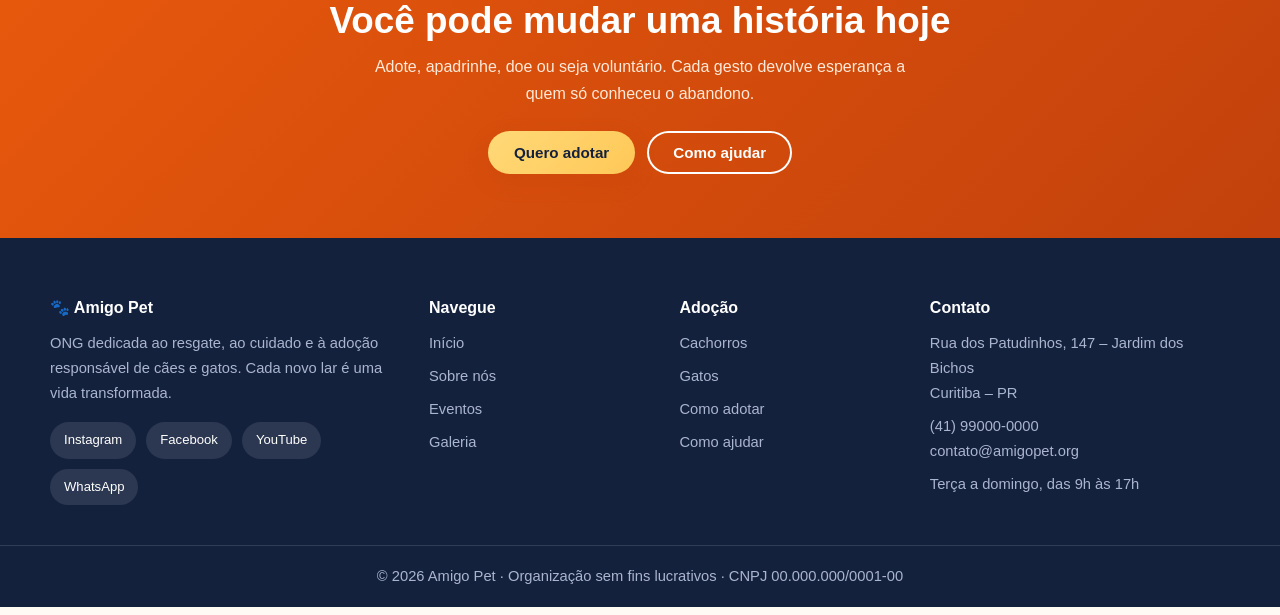
<file: cachorro.html>
<!DOCTYPE html>
<html lang="pt-br">

<head>
  <meta charset="UTF-8">
  <meta name="viewport" content="width=device-width, initial-scale=1.0">
  <meta name="description" content="Cães resgatados à espera de uma família.">
  <title>Cachorros | Amigo Pet</title>
  <link rel="stylesheet" href="css/estilo.css">
</head>

<body>
  <header class="header">
    <div class="container navbar">
      <a class="brand" href="index.html">🐾 Amigo <span>Pet</span></a>
      <button class="menu-btn" type="button" aria-label="Abrir menu" aria-expanded="false">☰</button>
      <nav class="nav" aria-label="Navegação principal">
        <a href="index.html">Início</a>
        <a href="animais.html">Animais</a>
        <a href="cachorro.html">Cachorros</a>
        <a href="gato.html">Gatos</a>
        <a href="galeria.html">Galeria</a>
        <a href="adocao.html">Como adotar</a>
        <a href="eventos.html">Eventos</a>
        <a href="sobre.html">Sobre</a>
        <a href="contato.html">Contato</a>
        <a href="cadastro.html">Cadastro</a>
        <a class="button btn btn-primary" href="ajude.html">♥ Como ajudar</a>
      </nav>
    </div>
  </header>
  <main>

    <section class="page-hero" ">
      <div class=" container">
      <span class="eyebrow">Au-au! Prazer, humanos</span>
      <h1>Cachorros disponíveis</h1>
      <p>Companheiros leais e cheios de gratidão, prontos para fazer parte da sua família.</p>
      </div>
    </section>

    <section class="section">
      <div class="container">
        <div class="grid" style="grid-template-columns:repeat(auto-fit,minmax(300px,1fr))">
          <article class="card shadow-sm">
            <div class="photo"><img src="Img/thor.jpg""
                alt=" Thor, cachorro disponível para adoção" loading="lazy"></div>
            <div class="card-body p-3">
              <h3>Thor</h3>
              <div class="tags"><span class="tag">Cachorro</span><span class="tag">2 anos</span><span
                  class="tag teal">Macho</span><span class="tag teal">Porte médio · 18 kg</span></div>
              <p>Brincalhão, leal e muito dócil. Convive bem com crianças e outros cães.</p>
              <p class="saude">✔ Vacinado · Castrado · Vermifugado · Microchip</p>
              <a class="button small" href="contato.html?assunto=adocao&amp;pet=Thor">Quero adotar o(a) Thor</a>
            </div>
          </article>
          <article class="card shadow-sm">
            <div class="photo"><img src="Img/rex.jpg" alt="Rex, cachorro disponível para adoção" loading="lazy"></div>
            <div class="card-body p-3">
              <h3>Rex</h3>
              <div class="tags"><span class="tag">Cachorro</span><span class="tag">4 anos</span><span
                  class="tag teal">Macho</span><span class="tag teal">Porte grande · 32 kg</span></div>
              <p>Um gigante gentil, calmo e carinhoso. Procura quem tenha espaço e paciência para recomeçar.</p>
              <p class="saude">✔ Vacinado · Castrado · Vermifugado</p>
              <a class="button small" href="contato.html?assunto=adocao&amp;pet=Rex">Quero adotar o(a) Rex</a>
            </div>
          </article>
        </div>
      </div>
    </section>

    <section class="section alt">
      <div class="container">
        <div class="title"><span class="eyebrow">Antes de adotar</span>
          <h2>O que considerar</h2>
        </div>
        <div class="grid">
          <article class="card shadow-sm">
            <div class="card-body pad">
              <div class="icone">⏰</div>
              <h3>Tempo e rotina</h3>
              <p>Cães precisam de passeios e atenção todos os dias.</p>
            </div>
          </article>
          <article class="card shadow-sm">
            <div class="card-body pad">
              <div class="icone">🏠</div>
              <h3>Espaço e segurança</h3>
              <p>O ambiente deve ser seguro, com portões e telas de proteção.</p>
            </div>
          </article>
          <article class="card shadow-sm">
            <div class="card-body pad">
              <div class="icone">💛</div>
              <h3>Custos e cuidados</h3>
              <p>Ração, vacinas e consultas fazem parte do orçamento.</p>
            </div>
          </article>
        </div>
      </div>
    </section>

    <section class="cta">
      <div class="container">
        <h2>Você pode mudar uma história hoje</h2>
        <p>Adote, apadrinhe, doe ou seja voluntário. Cada gesto devolve esperança a quem só conheceu o abandono.</p>
        <div class="actions" style="justify-content:center"><a class="button sun" href="animais.html">Quero adotar</a><a
            class="button ghost" href="ajude.html">Como ajudar</a></div>
      </div>
    </section>

  </main>
  <footer class="footer">
    <div class="container footer-grid">
      <div>
        <h3>🐾 Amigo Pet</h3>
        <p>ONG dedicada ao resgate, ao cuidado e à adoção responsável de cães e gatos. Cada novo lar é uma vida
          transformada.</p>
        <div class="social">
          <a href="https://instagram.com/" target="_blank" rel="noopener">Instagram</a>
          <a href="https://facebook.com/" target="_blank" rel="noopener">Facebook</a>
          <a href="https://youtube.com/" target="_blank" rel="noopener">YouTube</a>
          <a href="https://wa.me/5541990000000" target="_blank" rel="noopener">WhatsApp</a>
        </div>
      </div>
      <div>
        <h3>Navegue</h3>
        <a href="index.html">Início</a>
        <a href="sobre.html">Sobre nós</a>
        <a href="eventos.html">Eventos</a>
        <a href="galeria.html">Galeria</a>
      </div>
      <div>
        <h3>Adoção</h3>
        <a href="cachorro.html">Cachorros</a>
        <a href="gato.html">Gatos</a>
        <a href="adocao.html">Como adotar</a>
        <a href="ajude.html">Como ajudar</a>
      </div>
      <div>
        <h3>Contato</h3>
        <p>Rua dos Patudinhos, 147 – Jardim dos Bichos<br>Curitiba – PR</p>
        <p>(41) 99000-0000<br>contato@amigopet.org</p>
        <p>Terça a domingo, das 9h às 17h</p>
      </div>
    </div>
    <p class="copy">© 2026 Amigo Pet · Organização sem fins lucrativos · CNPJ 00.000.000/0001-00</p>
  </footer>
  <script src="js/script.js"></script>
</body>

</html>
</file>
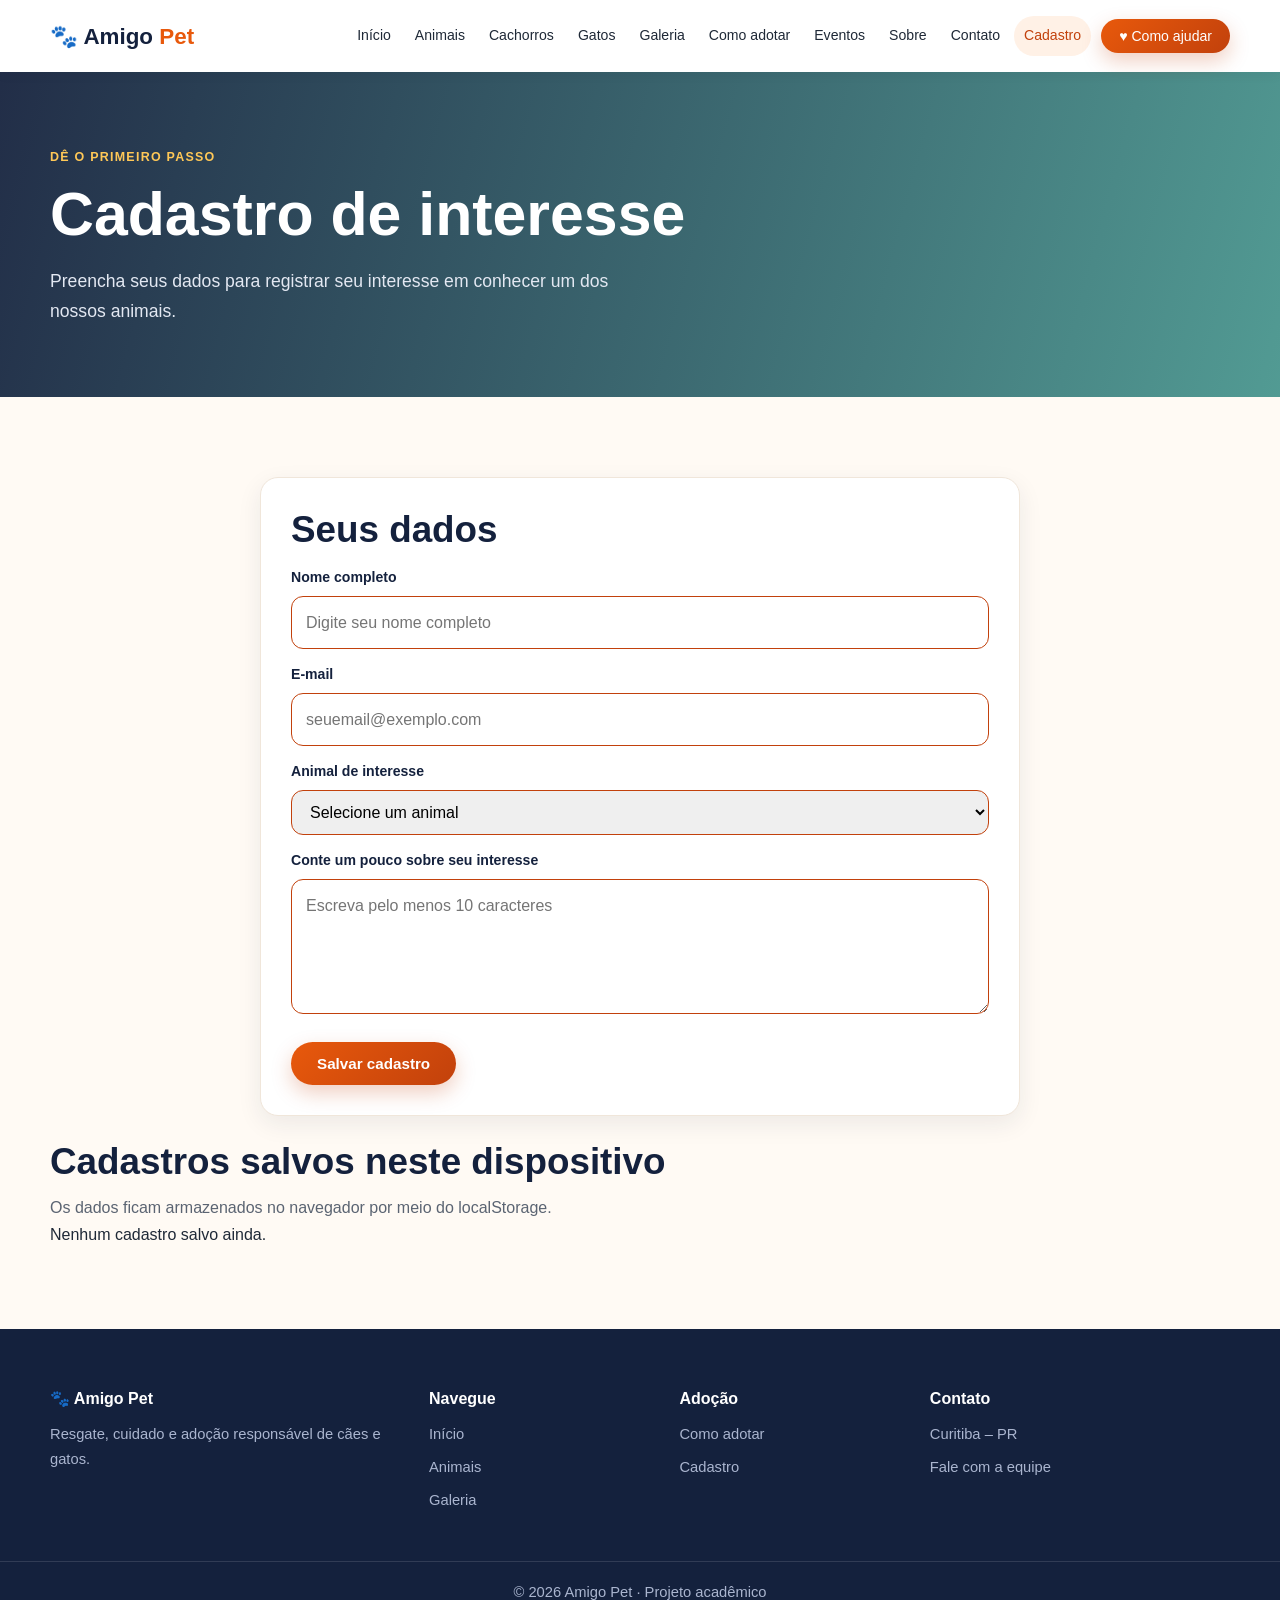
<file: cadastro.html>
<!DOCTYPE html>
<html lang="pt-br">

<head>
  <meta charset="UTF-8">
  <meta name="viewport" content="width=device-width, initial-scale=1.0">
  <meta name="description" content="Cadastre seu interesse em adoção na ONG Amigo Pet.">
  <title>Cadastro | Amigo Pet</title>
  <link rel="stylesheet" href="css/estilo.css">
  <style>
    #cadastroAdocao {
      max-width: 760px;
      margin: 0 auto;
    }

    #listaCadastros {
      margin-top: 24px;
    }
  </style>
</head>

<body>
  <header class="header">
    <div class="container navbar">
      <a class="brand" href="index.html">🐾 Amigo <span>Pet</span></a>
      <button class="menu-btn" type="button" aria-label="Abrir menu" aria-expanded="false">☰</button>
      <nav class="nav" aria-label="Navegação principal">
        <a href="index.html">Início</a><a href="animais.html">Animais</a><a href="cachorro.html">Cachorros</a>
        <a href="gato.html">Gatos</a><a href="galeria.html">Galeria</a><a href="adocao.html">Como adotar</a>
        <a href="eventos.html">Eventos</a><a href="sobre.html">Sobre</a><a href="contato.html">Contato</a>
        <a href="cadastro.html">Cadastro</a><a class="button btn btn-primary" href="ajude.html">♥ Como ajudar</a>
      </nav>
    </div>
  </header>
  <main>
    <section class="page-hero">
      <div class="container"><span class="eyebrow">Dê o primeiro passo</span>
        <h1>Cadastro de interesse</h1>
        <p>Preencha seus dados para registrar seu interesse em conhecer um dos nossos animais.</p>
      </div>
    </section>
    <section class="section">
      <div class="container">
        <form id="cadastroAdocao" class="card">
          <h2>Seus dados</h2>
          <label for="cadNome">Nome completo</label>
          <input class="form-control" type="text" id="cadNome" name="nome" minlength="3" pattern="[A-Za-zÀ-ÿ ]{3,}"
            placeholder="Digite seu nome completo" required>
          <label for="cadEmail">E-mail</label>
          <input class="form-control" type="email" id="cadEmail" name="email" placeholder="seuemail@exemplo.com"
            required>
          <label for="cadPet">Animal de interesse</label>
          <select class="form-control" id="cadPet" name="pet" required>
            <option value="">Selecione um animal</option>
            <option>Thor</option>
            <option>Rex</option>
            <option>Luna</option>
            <option>Mingau</option>
            <option>Ainda não escolhi</option>
          </select>
          <label for="cadMensagem">Conte um pouco sobre seu interesse</label>
          <textarea class="form-control" id="cadMensagem" name="mensagem" rows="4" minlength="10"
            placeholder="Escreva pelo menos 10 caracteres" required></textarea>
          <button class="button btn btn-primary" type="submit">Salvar cadastro</button>
          <p id="cadRetorno" class="alert" role="status" aria-live="polite" hidden></p>
        </form>
        <section id="listaCadastros" aria-labelledby="tituloCadastros">
          <h2 id="tituloCadastros">Cadastros salvos neste dispositivo</h2>
          <p>Os dados ficam armazenados no navegador por meio do localStorage.</p>
          <div id="cadastrosSalvos"></div>
        </section>
      </div>
    </section>
  </main>
  <footer class="footer">
    <div class="container footer-grid">
      <div>
        <h3>🐾 Amigo Pet</h3>
        <p>Resgate, cuidado e adoção responsável de cães e gatos.</p>
      </div>
      <div>
        <h3>Navegue</h3><a href="index.html">Início</a><a href="animais.html">Animais</a><a
          href="galeria.html">Galeria</a>
      </div>
      <div>
        <h3>Adoção</h3><a href="adocao.html">Como adotar</a><a href="cadastro.html">Cadastro</a>
      </div>
      <div>
        <h3>Contato</h3>
        <p>Curitiba – PR</p><a href="contato.html">Fale com a equipe</a>
      </div>
    </div>
    <p class="copy">© 2026 Amigo Pet · Projeto acadêmico</p>
  </footer>
  <script src="js/script.js"></script>
</body>

</html>
</file>
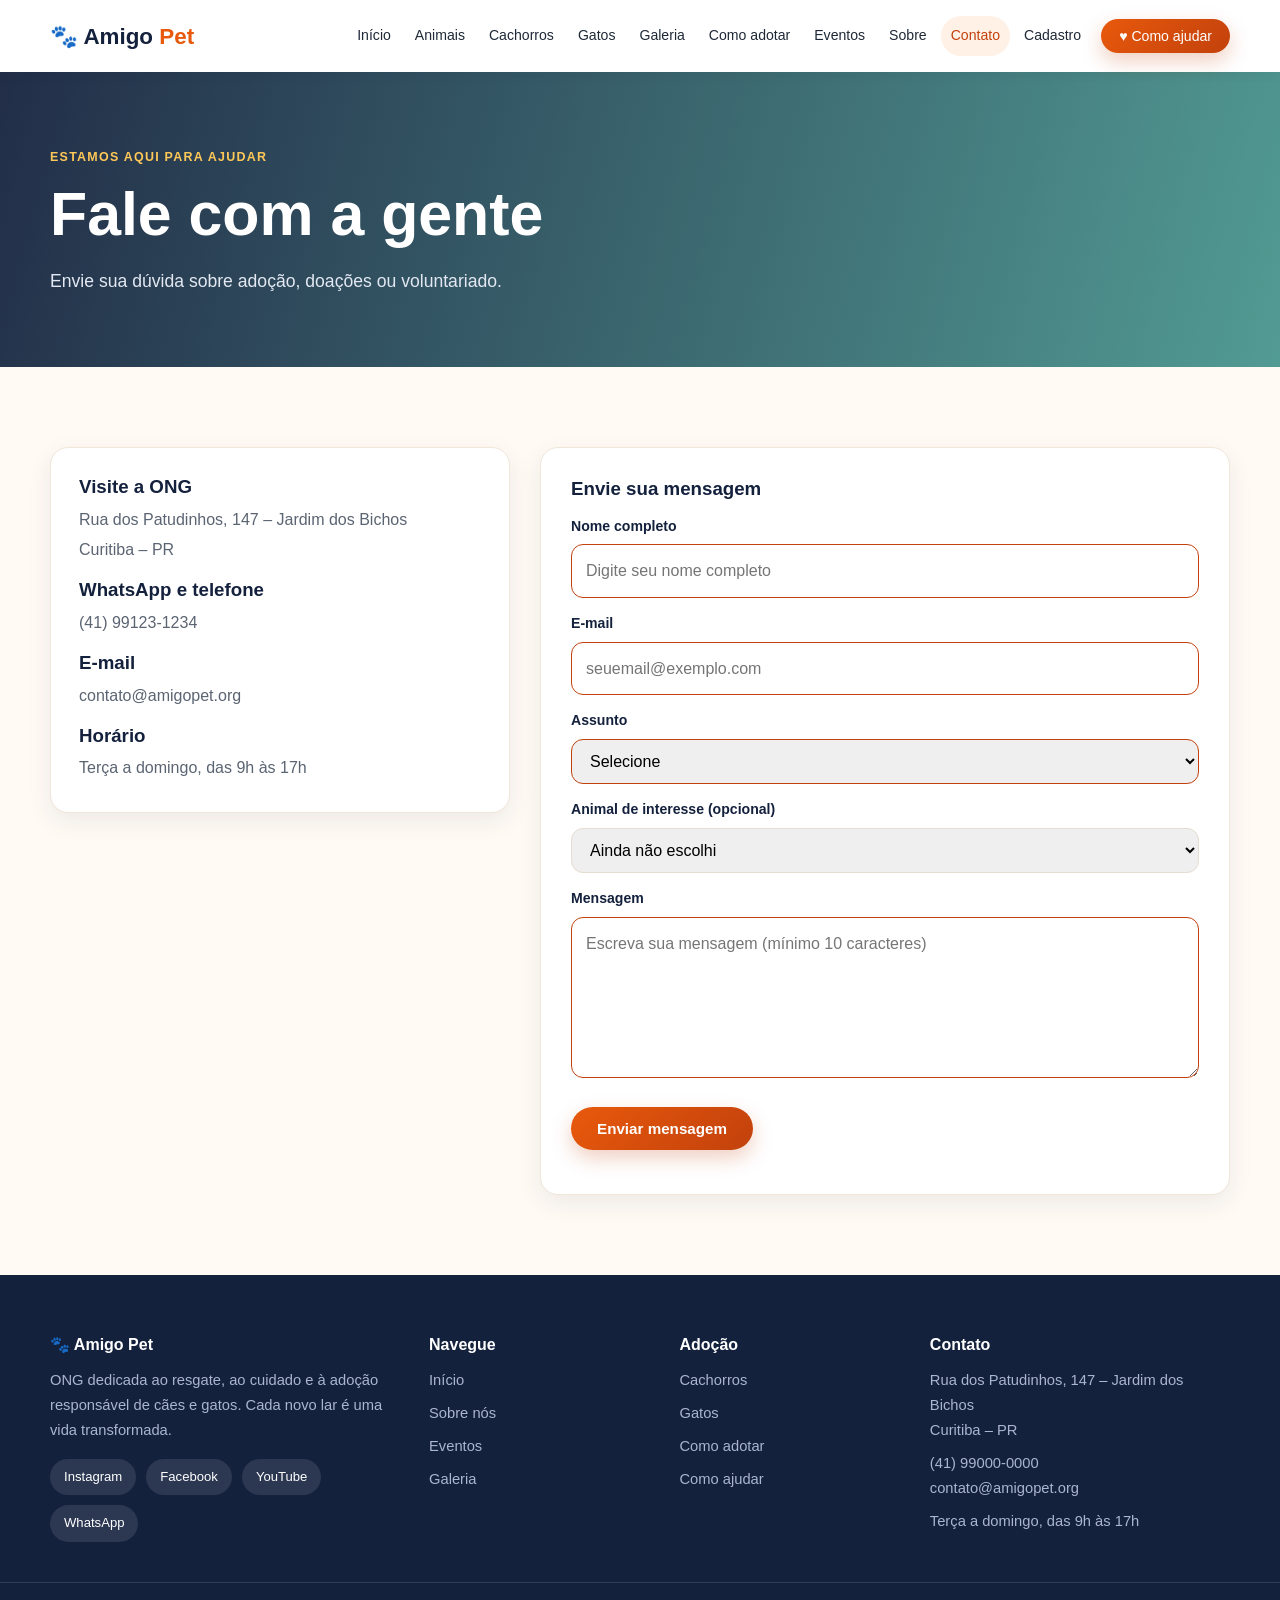
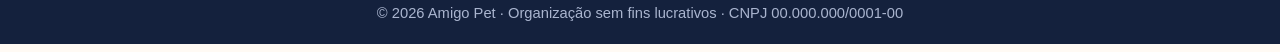
<file: contato.html>
<!DOCTYPE html>
<html lang="pt-br">

<head>
  <meta charset="UTF-8">
  <meta name="viewport" content="width=device-width, initial-scale=1.0">
  <meta name="description" content="Fale com a ONG Amigo Pet sobre adoção, apadrinhamento e voluntariado.">
  <title>Contato | Amigo Pet</title>
  <link rel="stylesheet" href="css/estilo.css">
</head>

<body>
  <header class="header">
    <div class="container navbar">
      <a class="brand" href="index.html">🐾 Amigo <span>Pet</span></a>
      <button class="menu-btn" type="button" aria-label="Abrir menu" aria-expanded="false">☰</button>
      <nav class="nav" aria-label="Navegação principal">
        <a href="index.html">Início</a>
        <a href="animais.html">Animais</a>
        <a href="cachorro.html">Cachorros</a>
        <a href="gato.html">Gatos</a>
        <a href="galeria.html">Galeria</a>
        <a href="adocao.html">Como adotar</a>
        <a href="eventos.html">Eventos</a>
        <a href="sobre.html">Sobre</a>
        <a href="contato.html">Contato</a>
        <a href="cadastro.html">Cadastro</a>
        <a class="button btn btn-primary" href="ajude.html">♥ Como ajudar</a>
      </nav>
    </div>
  </header>
  <main>

    <section class="page-hero" ">
      <div class=" container">
      <span class="eyebrow">Estamos aqui para ajudar</span>
      <h1>Fale com a gente</h1>
      <p>Envie sua dúvida sobre adoção, doações ou voluntariado.</p>
      </div>
    </section>

    <section class="section">
      <div class="container contato">
        <article class="card shadow-sm">
          <div class="card-body pad">
            <h3>Visite a ONG</h3>
            <p>Rua dos Patudinhos, 147 – Jardim dos Bichos<br>Curitiba – PR</p>
            <h3 style="margin-top:14px">WhatsApp e telefone</h3>
            <p>(41) 99123-1234</p>
            <h3 style="margin-top:14px">E-mail</h3>
            <p>contato@amigopet.org</p>
            <h3 style="margin-top:14px">Horário</h3>
            <p>Terça a domingo, das 9h às 17h</p>
          </div>
        </article>
        <form id="formContato" novalidate>
          <h3>Envie sua mensagem</h3>
          <label for="nome">Nome completo</label>
          <input type="text" id="nome" name="nome" type="text" minlength="3" pattern="[A-Za-zÀ-ÿ ]{3,}"
            placeholder="Digite seu nome completo" required>
          <label for="email">E-mail</label>
          <input type="email" id="email" name="email" type="email" placeholder="seuemail@exemplo.com" required>
          <label for="assunto">Assunto</label>
          <select id="assunto" name="assunto" required>
            <option value="">Selecione</option>
            <option value="adocao">Quero adotar</option>
            <option value="ajuda">Quero ajudar</option>
            <option value="duvida">Outras dúvidas</option>
          </select>
          <label for="pet">Animal de interesse (opcional)</label>
          <select id="pet" name="pet">
            <option value="">Ainda não escolhi</option>
            <option>Thor</option>
            <option>Rex</option>
            <option>Luna</option>
            <option>Mingau</option>
          </select>
          <label for="mensagem">Mensagem</label>
          <textarea id="mensagem" name="mensagem" rows="5" minlength="10"
            placeholder="Escreva sua mensagem (mínimo 10 caracteres)" required></textarea>
          <button class="button btn btn-primary" type="submit">Enviar mensagem</button>
          <p id="retorno" role="status"></p>
        </form>
      </div>
    </section>

  </main>
  <footer class="footer">
    <div class="container footer-grid">
      <div>
        <h3>🐾 Amigo Pet</h3>
        <p>ONG dedicada ao resgate, ao cuidado e à adoção responsável de cães e gatos. Cada novo lar é uma vida
          transformada.</p>
        <div class="social">
          <a href="https://instagram.com/" target="_blank" rel="noopener">Instagram</a>
          <a href="https://facebook.com/" target="_blank" rel="noopener">Facebook</a>
          <a href="https://youtube.com/" target="_blank" rel="noopener">YouTube</a>
          <a href="https://wa.me/5541990000000" target="_blank" rel="noopener">WhatsApp</a>
        </div>
      </div>
      <div>
        <h3>Navegue</h3>
        <a href="index.html">Início</a>
        <a href="sobre.html">Sobre nós</a>
        <a href="eventos.html">Eventos</a>
        <a href="galeria.html">Galeria</a>
      </div>
      <div>
        <h3>Adoção</h3>
        <a href="cachorro.html">Cachorros</a>
        <a href="gato.html">Gatos</a>
        <a href="adocao.html">Como adotar</a>
        <a href="ajude.html">Como ajudar</a>
      </div>
      <div>
        <h3>Contato</h3>
        <p>Rua dos Patudinhos, 147 – Jardim dos Bichos<br>Curitiba – PR</p>
        <p>(41) 99000-0000<br>contato@amigopet.org</p>
        <p>Terça a domingo, das 9h às 17h</p>
      </div>
    </div>
    <p class="copy">© 2026 Amigo Pet · Organização sem fins lucrativos · CNPJ 00.000.000/0001-00</p>
  </footer>
  <script src="js/script.js"></script>
</body>

</html>
</file>
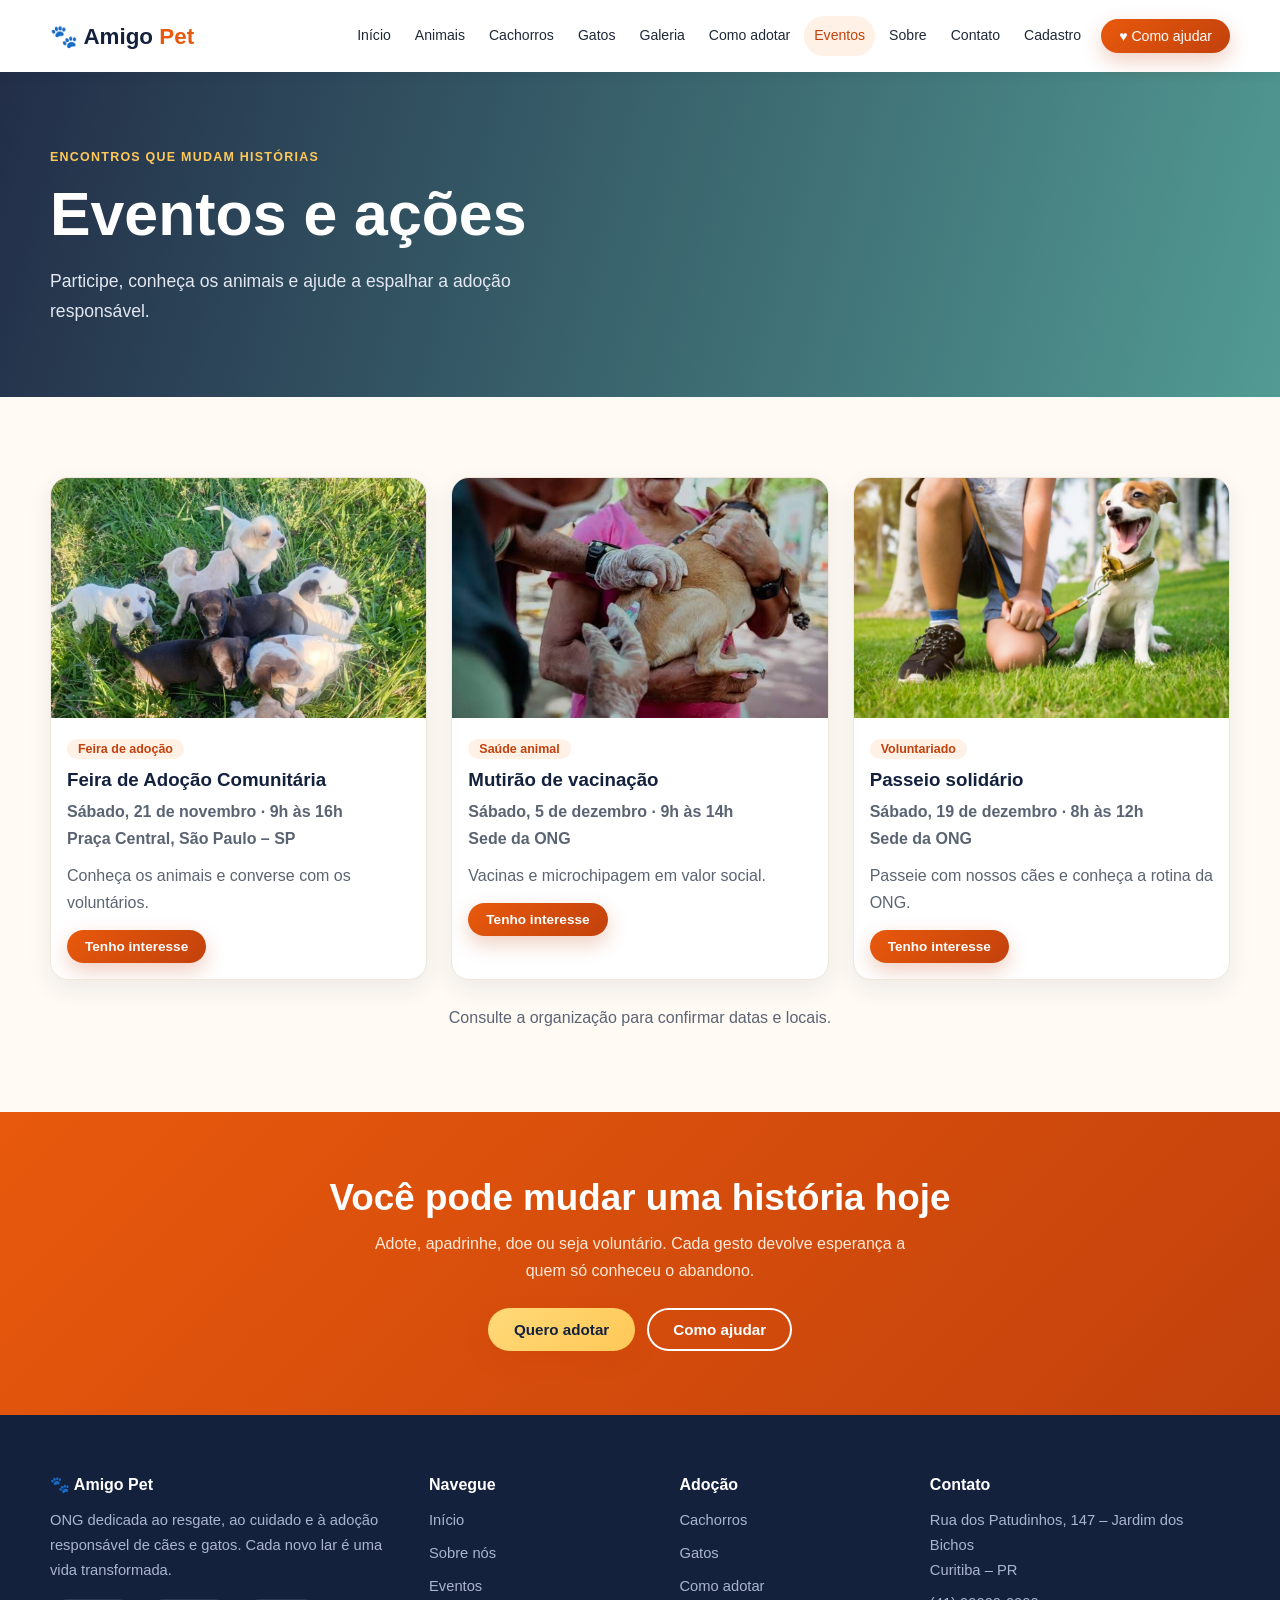
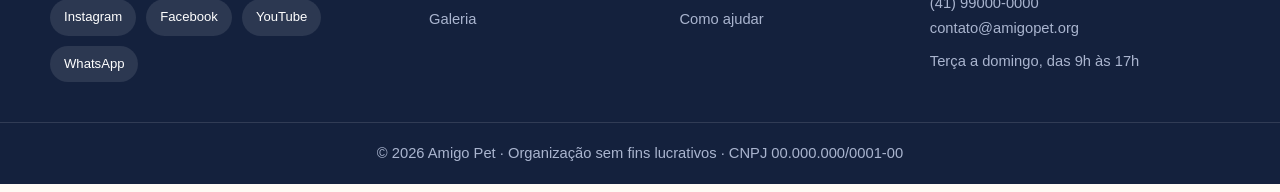
<file: eventos.html>
<!DOCTYPE html>
<html lang="pt-br">

<head>
  <meta charset="UTF-8">
  <meta name="viewport" content="width=device-width, initial-scale=1.0">
  <meta name="description" content="Feiras de adoção e ações da ONG Amigo Pet.">
  <title>Eventos | Amigo Pet</title>
  <link rel="stylesheet" href="css/estilo.css">
</head>

<body>
  <header class="header">
    <div class="container navbar">
      <a class="brand" href="index.html">🐾 Amigo <span>Pet</span></a>
      <button class="menu-btn" type="button" aria-label="Abrir menu" aria-expanded="false">☰</button>
      <nav class="nav" aria-label="Navegação principal">
        <a href="index.html">Início</a>
        <a href="animais.html">Animais</a>
        <a href="cachorro.html">Cachorros</a>
        <a href="gato.html">Gatos</a>
        <a href="galeria.html">Galeria</a>
        <a href="adocao.html">Como adotar</a>
        <a href="eventos.html">Eventos</a>
        <a href="sobre.html">Sobre</a>
        <a href="contato.html">Contato</a>
        <a href="cadastro.html">Cadastro</a>
        <a class="button btn btn-primary" href="ajude.html">♥ Como ajudar</a>
      </nav>
    </div>
  </header>
  <main>

    <section class="page-hero" ">
      <div class=" container">
      <span class="eyebrow">Encontros que mudam histórias</span>
      <h1>Eventos e ações</h1>
      <p>Participe, conheça os animais e ajude a espalhar a adoção responsável.</p>
      </div>
    </section>

    <section class="section">
      <div class="container">
        <div class="grid">
          <article class="card shadow-sm">
            <div class="photo"><img src="Img/feira.jpg""
                alt=" Feira de Adoção Comunitária" loading="lazy"></div>
            <div class="card-body p-3"><span class="tag">Feira de adoção</span>
              <h3 style="margin-top:8px">Feira de Adoção Comunitária</h3>
              <p style="margin:6px 0 10px"><strong>Sábado, 21 de novembro · 9h às 16h<br>Praça Central, São Paulo –
                  SP</strong></p>
              <p style="margin-bottom:14px">Conheça os animais e converse com os voluntários.</p><a class="button small"
                href="contato.html?assunto=duvida">Tenho interesse</a>
            </div>
          </article>
          <article class="card shadow-sm">
            <div class="photo"><img src="Img/vacinacao.jpg""
                alt=" Mutirão de vacinação" loading="lazy"></div>
            <div class="card-body p-3"><span class="tag">Saúde animal</span>
              <h3 style="margin-top:8px">Mutirão de vacinação</h3>
              <p style="margin:6px 0 10px"><strong>Sábado, 5 de dezembro · 9h às 14h<br>Sede da ONG</strong></p>
              <p style="margin-bottom:14px">Vacinas e microchipagem em valor social.</p><a class="button small"
                href="contato.html?assunto=duvida">Tenho interesse</a>
            </div>
          </article>
          <article class="card shadow-sm">
            <div class="photo"><img src="Img/passeio.jpg""
                alt=" Passeio solidário" loading="lazy"></div>
            <div class="card-body p-3"><span class="tag">Voluntariado</span>
              <h3 style="margin-top:8px">Passeio solidário</h3>
              <p style="margin:6px 0 10px"><strong>Sábado, 19 de dezembro · 8h às 12h<br>Sede da ONG</strong></p>
              <p style="margin-bottom:14px">Passeie com nossos cães e conheça a rotina da ONG.</p><a
                class="button small" href="contato.html?assunto=duvida">Tenho interesse</a>
            </div>
          </article>
        </div>
        <p style="margin-top:24px;text-align:center">Consulte a organização para confirmar datas e locais.</p>
      </div>
    </section>

    <section class="cta">
      <div class="container">
        <h2>Você pode mudar uma história hoje</h2>
        <p>Adote, apadrinhe, doe ou seja voluntário. Cada gesto devolve esperança a quem só conheceu o abandono.</p>
        <div class="actions" style="justify-content:center"><a class="button sun" href="animais.html">Quero adotar</a><a
            class="button ghost" href="ajude.html">Como ajudar</a></div>
      </div>
    </section>

  </main>
  <footer class="footer">
    <div class="container footer-grid">
      <div>
        <h3>🐾 Amigo Pet</h3>
        <p>ONG dedicada ao resgate, ao cuidado e à adoção responsável de cães e gatos. Cada novo lar é uma vida
          transformada.</p>
        <div class="social">
          <a href="https://instagram.com/" target="_blank" rel="noopener">Instagram</a>
          <a href="https://facebook.com/" target="_blank" rel="noopener">Facebook</a>
          <a href="https://youtube.com/" target="_blank" rel="noopener">YouTube</a>
          <a href="https://wa.me/5541990000000" target="_blank" rel="noopener">WhatsApp</a>
        </div>
      </div>
      <div>
        <h3>Navegue</h3>
        <a href="index.html">Início</a>
        <a href="sobre.html">Sobre nós</a>
        <a href="eventos.html">Eventos</a>
        <a href="galeria.html">Galeria</a>
      </div>
      <div>
        <h3>Adoção</h3>
        <a href="cachorro.html">Cachorros</a>
        <a href="gato.html">Gatos</a>
        <a href="adocao.html">Como adotar</a>
        <a href="ajude.html">Como ajudar</a>
      </div>
      <div>
        <h3>Contato</h3>
        <p>Rua dos Patudinhos, 147 – Jardim dos Bichos<br>Curitiba – PR</p>
        <p>(41) 99000-0000<br>contato@amigopet.org</p>
        <p>Terça a domingo, das 9h às 17h</p>
      </div>
    </div>
    <p class="copy">© 2026 Amigo Pet · Organização sem fins lucrativos · CNPJ 00.000.000/0001-00</p>
  </footer>
  <script src="js/script.js"></script>
</body>

</html>
</file>
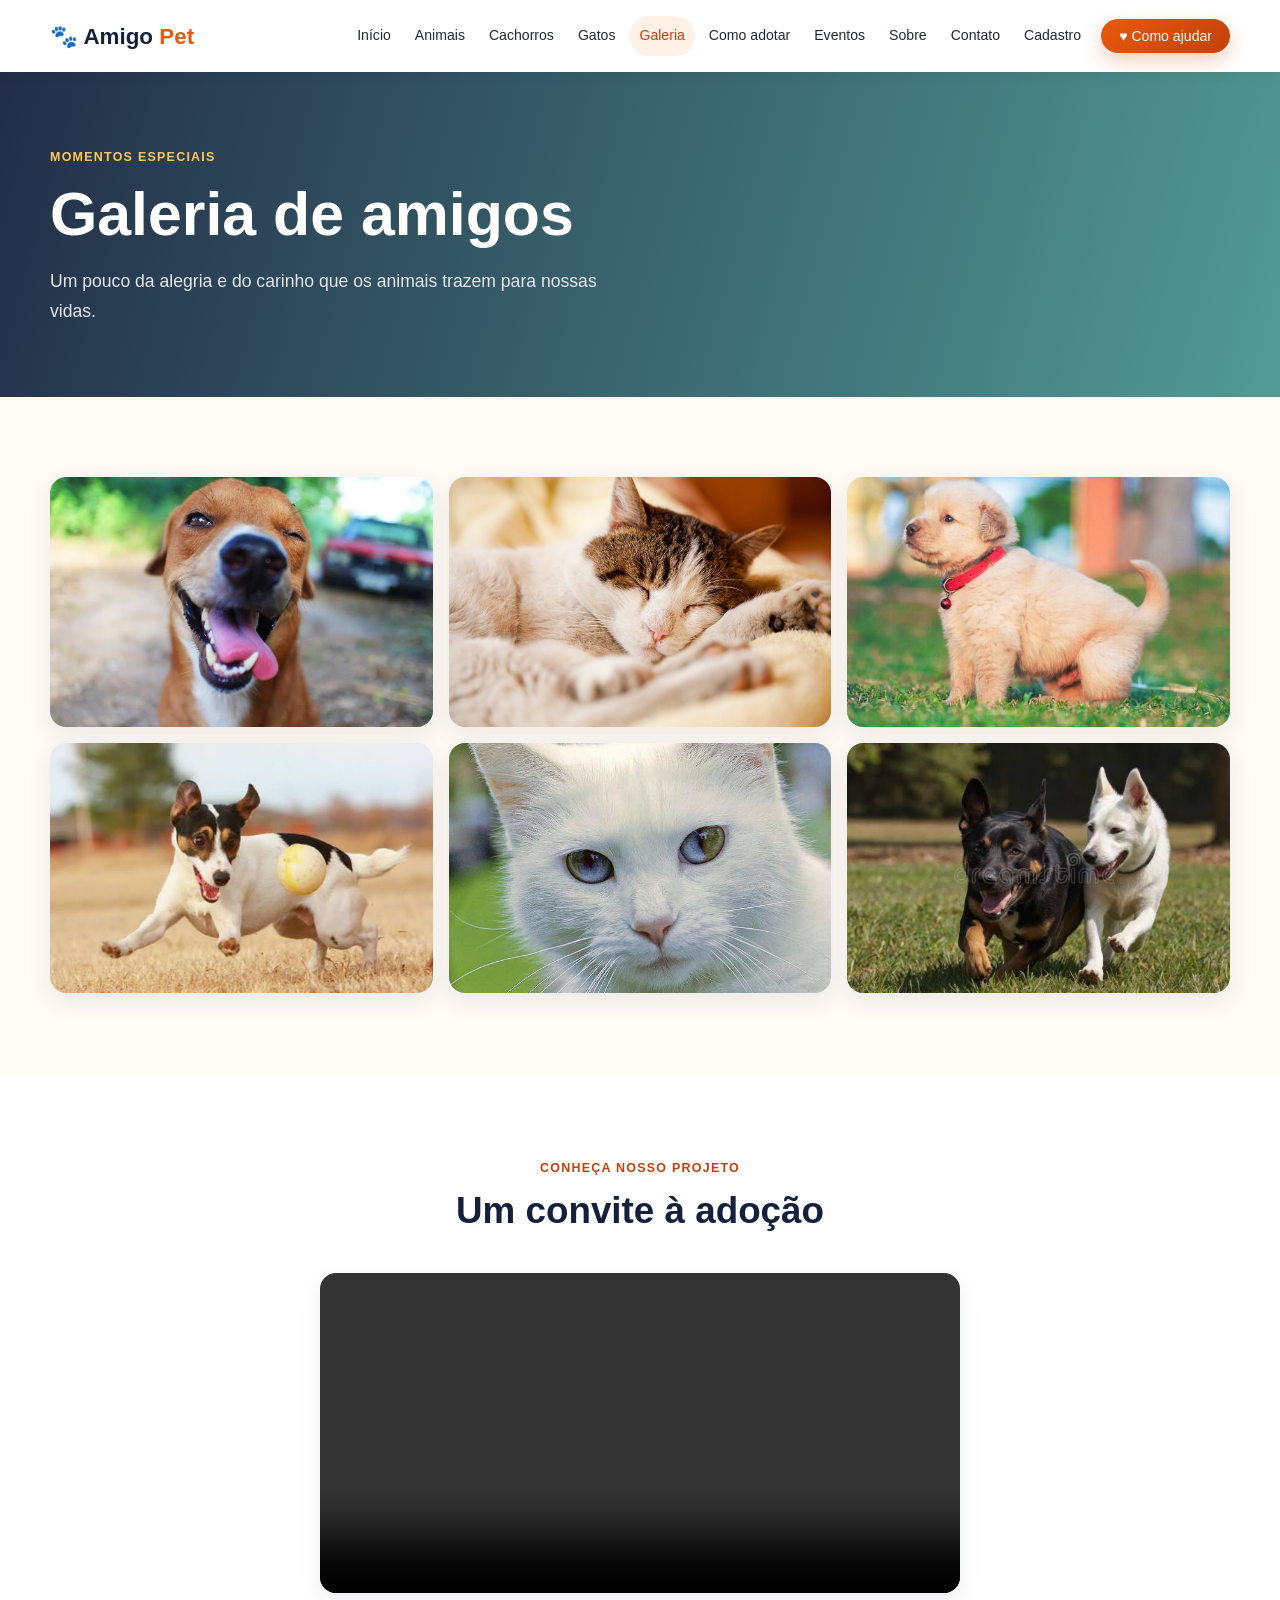
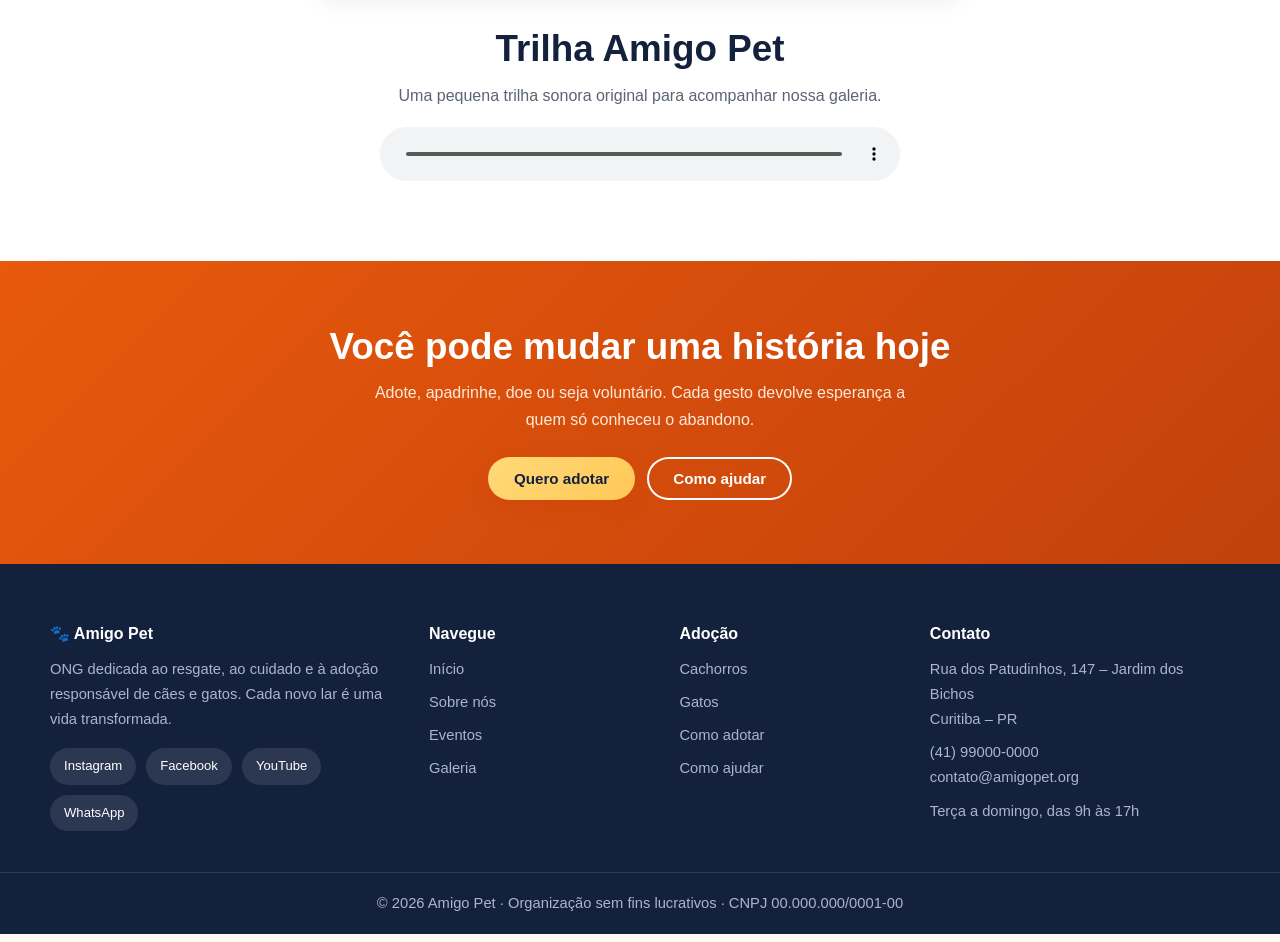
<file: galeria.html>
<!DOCTYPE html>
<html lang="pt-br">

<head>
  <meta charset="UTF-8">
  <meta name="viewport" content="width=device-width, initial-scale=1.0">
  <meta name="description" content="Fotos e vídeo institucional da ONG Amigo Pet.">
  <title>Galeria | Amigo Pet</title>
  <link rel="stylesheet" href="css/estilo.css">
</head>

<body>
  <header class="header">
    <div class="container navbar">
      <a class="brand" href="index.html">🐾 Amigo <span>Pet</span></a>
      <button class="menu-btn" type="button" aria-label="Abrir menu" aria-expanded="false">☰</button>
      <nav class="nav" aria-label="Navegação principal">
        <a href="index.html">Início</a>
        <a href="animais.html">Animais</a>
        <a href="cachorro.html">Cachorros</a>
        <a href="gato.html">Gatos</a>
        <a href="galeria.html">Galeria</a>
        <a href="adocao.html">Como adotar</a>
        <a href="eventos.html">Eventos</a>
        <a href="sobre.html">Sobre</a>
        <a href="contato.html">Contato</a>
        <a href="cadastro.html">Cadastro</a>
        <a class="button btn btn-primary" href="ajude.html">♥ Como ajudar</a>
      </nav>
    </div>
  </header>
  <main>

    <section class="page-hero" ">
      <div class=" container">
      <span class="eyebrow">Momentos especiais</span>
      <h1>Galeria de amigos</h1>
      <p>Um pouco da alegria e do carinho que os animais trazem para nossas vidas.</p>
      </div>
    </section>

    <section class="section">
      <div class="container">
        <div class="galeria"><img src="Img/galeria-1.jpg""
            alt=" Cachorro sorrindo" loading="lazy"><img src="Img/galeria-2.jpg""
            alt=" Gato dormindo tranquilamente" loading="lazy"><img src="Img/galeria-3.jpg""
            alt=" Filhote de cachorro" loading="lazy"><img src="Img/galeria-4.jpg""
            alt=" Cachorro brincando" loading="lazy"><img src="Img/galeria-5.jpg""
            alt=" Gato de olhos heterocromia" loading="lazy"><img src="Img/galeria-6.jpg""
            alt=" Cães correndo juntos" loading="lazy"></div>
      </div>
    </section>

    <section class="section alt">
      <div class="container">
        <div class="title"><span class="eyebrow">Conheça nosso projeto</span>
          <h2>Um convite à adoção</h2>
        </div>
        <video controls preload="metadata">
          <source src="video/videoplayback.mp4" type="video/mp4">
          Seu navegador não suporta a reprodução de vídeo.
        </video>
        <h2 style="text-align:center; margin-top:34px">Trilha Amigo Pet</h2>
        <p style="text-align:center">Uma pequena trilha sonora original para acompanhar nossa galeria.</p>
        <audio class="audio-player" controls preload="metadata">
          <source src="audio/trilha-amigo-pet.wav" type="audio/wav">
          Seu navegador não suporta áudio.
        </audio>
      </div>
    </section>

    <section class="cta">
      <div class="container">
        <h2>Você pode mudar uma história hoje</h2>
        <p>Adote, apadrinhe, doe ou seja voluntário. Cada gesto devolve esperança a quem só conheceu o abandono.</p>
        <div class="actions" style="justify-content:center"><a class="button sun" href="animais.html">Quero adotar</a><a
            class="button ghost" href="ajude.html">Como ajudar</a></div>
      </div>
    </section>

  </main>
  <footer class="footer">
    <div class="container footer-grid">
      <div>
        <h3>🐾 Amigo Pet</h3>
        <p>ONG dedicada ao resgate, ao cuidado e à adoção responsável de cães e gatos. Cada novo lar é uma vida
          transformada.</p>
        <div class="social">
          <a href="https://instagram.com/" target="_blank" rel="noopener">Instagram</a>
          <a href="https://facebook.com/" target="_blank" rel="noopener">Facebook</a>
          <a href="https://youtube.com/" target="_blank" rel="noopener">YouTube</a>
          <a href="https://wa.me/5541990000000" target="_blank" rel="noopener">WhatsApp</a>
        </div>
      </div>
      <div>
        <h3>Navegue</h3>
        <a href="index.html">Início</a>
        <a href="sobre.html">Sobre nós</a>
        <a href="eventos.html">Eventos</a>
        <a href="galeria.html">Galeria</a>
      </div>
      <div>
        <h3>Adoção</h3>
        <a href="cachorro.html">Cachorros</a>
        <a href="gato.html">Gatos</a>
        <a href="adocao.html">Como adotar</a>
        <a href="ajude.html">Como ajudar</a>
      </div>
      <div>
        <h3>Contato</h3>
        <p>Rua dos Patudinhos, 147 – Jardim dos Bichos<br>Curitiba – PR</p>
        <p>(41) 99000-0000<br>contato@amigopet.org</p>
        <p>Terça a domingo, das 9h às 17h</p>
      </div>
    </div>
    <p class="copy">© 2026 Amigo Pet · Organização sem fins lucrativos · CNPJ 00.000.000/0001-00</p>
  </footer>
  <script src="js/script.js"></script>
</body>

</html>
</file>
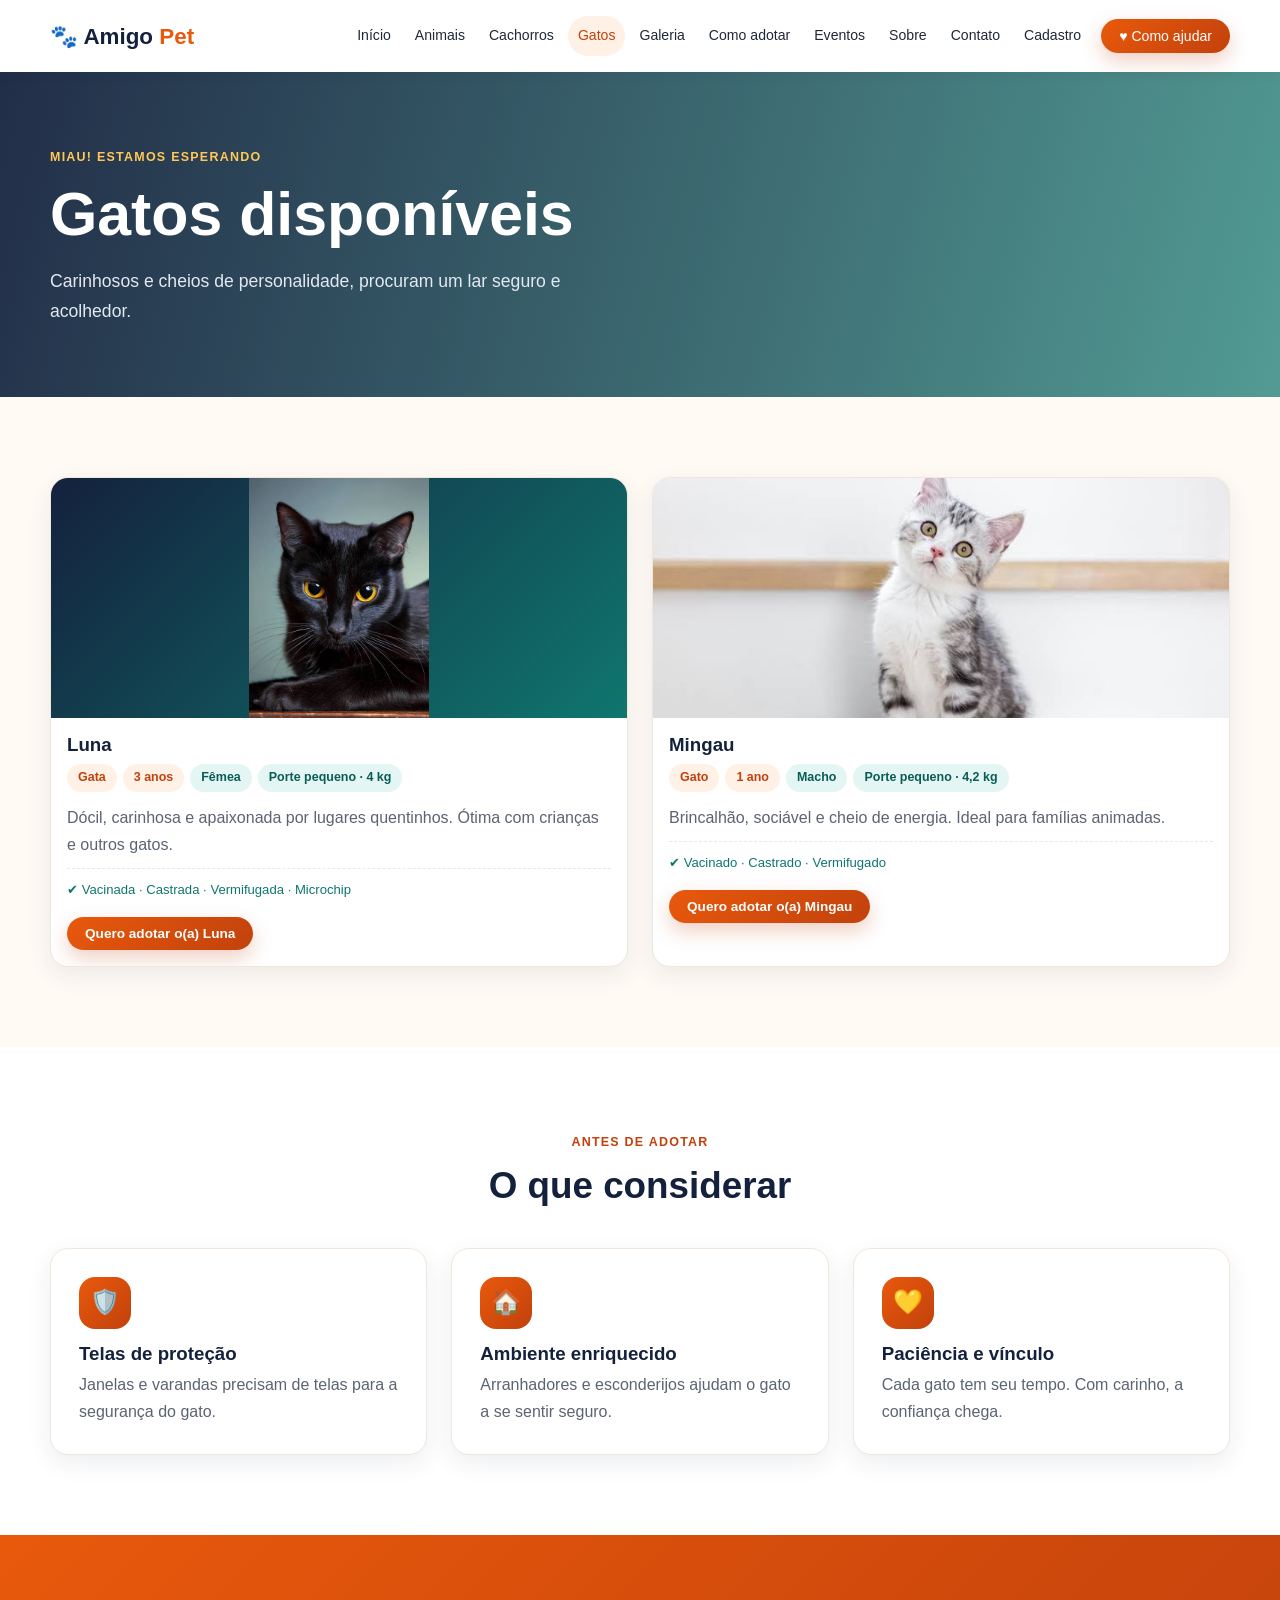
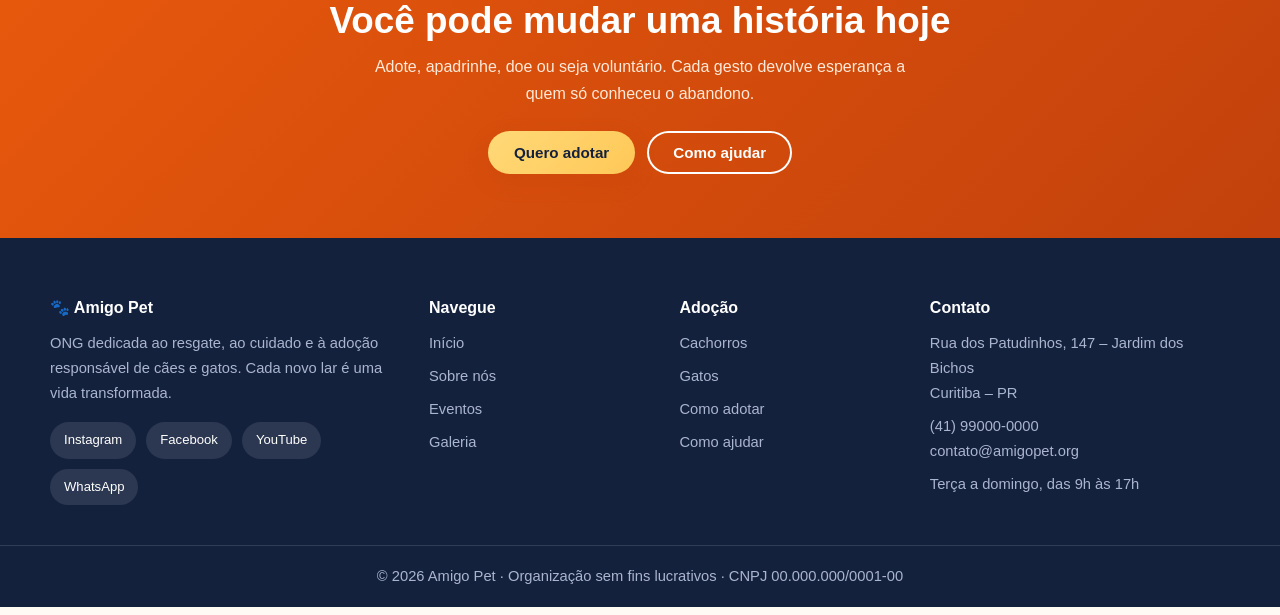
<file: gato.html>
<!DOCTYPE html>
<html lang="pt-br">

<head>
  <meta charset="UTF-8">
  <meta name="viewport" content="width=device-width, initial-scale=1.0">
  <meta name="description" content="Gatos resgatados à espera de uma família.">
  <title>Gatos | Amigo Pet</title>
  <link rel="stylesheet" href="css/estilo.css">
</head>

<body>
  <header class="header">
    <div class="container navbar">
      <a class="brand" href="index.html">🐾 Amigo <span>Pet</span></a>
      <button class="menu-btn" type="button" aria-label="Abrir menu" aria-expanded="false">☰</button>
      <nav class="nav" aria-label="Navegação principal">
        <a href="index.html">Início</a>
        <a href="animais.html">Animais</a>
        <a href="cachorro.html">Cachorros</a>
        <a href="gato.html">Gatos</a>
        <a href="galeria.html">Galeria</a>
        <a href="adocao.html">Como adotar</a>
        <a href="eventos.html">Eventos</a>
        <a href="sobre.html">Sobre</a>
        <a href="contato.html">Contato</a>
        <a href="cadastro.html">Cadastro</a>
        <a class="button btn btn-primary" href="ajude.html">♥ Como ajudar</a>
      </nav>
    </div>
  </header>
  <main>

    <section class="page-hero" ">
      <div class=" container">
      <span class="eyebrow">Miau! Estamos esperando</span>
      <h1>Gatos disponíveis</h1>
      <p>Carinhosos e cheios de personalidade, procuram um lar seguro e acolhedor.</p>
      </div>
    </section>

    <section class="section">
      <div class="container">
        <div class="grid" style="grid-template-columns:repeat(auto-fit,minmax(300px,1fr))">
          <article class="card shadow-sm">
            <div class="photo"><img src="Img/luna.jpg""
                alt=" Luna, gata disponível para adoção" loading="lazy"></div>
            <div class="card-body p-3">
              <h3>Luna</h3>
              <div class="tags"><span class="tag">Gata</span><span class="tag">3 anos</span><span
                  class="tag teal">Fêmea</span><span class="tag teal">Porte pequeno · 4 kg</span></div>
              <p>Dócil, carinhosa e apaixonada por lugares quentinhos. Ótima com crianças e outros gatos.</p>
              <p class="saude">✔ Vacinada · Castrada · Vermifugada · Microchip</p>
              <a class="button small" href="contato.html?assunto=adocao&amp;pet=Luna">Quero adotar o(a) Luna</a>
            </div>
          </article>
          <article class="card shadow-sm">
            <div class="photo"><img src="Img/mingau.jpg""
                alt=" Mingau, gato disponível para adoção" loading="lazy"></div>
            <div class="card-body p-3">
              <h3>Mingau</h3>
              <div class="tags"><span class="tag">Gato</span><span class="tag">1 ano</span><span
                  class="tag teal">Macho</span><span class="tag teal">Porte pequeno · 4,2 kg</span></div>
              <p>Brincalhão, sociável e cheio de energia. Ideal para famílias animadas.</p>
              <p class="saude">✔ Vacinado · Castrado · Vermifugado</p>
              <a class="button small" href="contato.html?assunto=adocao&amp;pet=Mingau">Quero adotar o(a) Mingau</a>
            </div>
          </article>
        </div>
      </div>
    </section>

    <section class="section alt">
      <div class="container">
        <div class="title"><span class="eyebrow">Antes de adotar</span>
          <h2>O que considerar</h2>
        </div>
        <div class="grid">
          <article class="card shadow-sm">
            <div class="card-body pad">
              <div class="icone">🛡️</div>
              <h3>Telas de proteção</h3>
              <p>Janelas e varandas precisam de telas para a segurança do gato.</p>
            </div>
          </article>
          <article class="card shadow-sm">
            <div class="card-body pad">
              <div class="icone">🏠</div>
              <h3>Ambiente enriquecido</h3>
              <p>Arranhadores e esconderijos ajudam o gato a se sentir seguro.</p>
            </div>
          </article>
          <article class="card shadow-sm">
            <div class="card-body pad">
              <div class="icone">💛</div>
              <h3>Paciência e vínculo</h3>
              <p>Cada gato tem seu tempo. Com carinho, a confiança chega.</p>
            </div>
          </article>
        </div>
      </div>
    </section>

    <section class="cta">
      <div class="container">
        <h2>Você pode mudar uma história hoje</h2>
        <p>Adote, apadrinhe, doe ou seja voluntário. Cada gesto devolve esperança a quem só conheceu o abandono.</p>
        <div class="actions" style="justify-content:center"><a class="button sun" href="animais.html">Quero adotar</a><a
            class="button ghost" href="ajude.html">Como ajudar</a></div>
      </div>
    </section>

  </main>
  <footer class="footer">
    <div class="container footer-grid">
      <div>
        <h3>🐾 Amigo Pet</h3>
        <p>ONG dedicada ao resgate, ao cuidado e à adoção responsável de cães e gatos. Cada novo lar é uma vida
          transformada.</p>
        <div class="social">
          <a href="https://instagram.com/" target="_blank" rel="noopener">Instagram</a>
          <a href="https://facebook.com/" target="_blank" rel="noopener">Facebook</a>
          <a href="https://youtube.com/" target="_blank" rel="noopener">YouTube</a>
          <a href="https://wa.me/5541990000000" target="_blank" rel="noopener">WhatsApp</a>
        </div>
      </div>
      <div>
        <h3>Navegue</h3>
        <a href="index.html">Início</a>
        <a href="sobre.html">Sobre nós</a>
        <a href="eventos.html">Eventos</a>
        <a href="galeria.html">Galeria</a>
      </div>
      <div>
        <h3>Adoção</h3>
        <a href="cachorro.html">Cachorros</a>
        <a href="gato.html">Gatos</a>
        <a href="adocao.html">Como adotar</a>
        <a href="ajude.html">Como ajudar</a>
      </div>
      <div>
        <h3>Contato</h3>
        <p>Rua dos Patudinhos, 147 – Jardim dos Bichos<br>Curitiba – PR</p>
        <p>(41) 99000-0000<br>contato@amigopet.org</p>
        <p>Terça a domingo, das 9h às 17h</p>
      </div>
    </div>
    <p class="copy">© 2026 Amigo Pet · Organização sem fins lucrativos · CNPJ 00.000.000/0001-00</p>
  </footer>
  <script src="js/script.js"></script>
</body>

</html>
</file>
<file: css/estilo.css>
:root {
  --laranja: #e8590c;
  --escuro: #c2410c;
  --marinho: #14213d;
  --teal: #0f766e;
  --amarelo: #ffc857;
  --fundo: #fffaf4;
  --texto: #1f2937;
  --suave: #5b6472;
  --borda: #f0e6da;
  --sombra: 0 8px 24px rgba(20, 33, 61, .08);
  --grad: linear-gradient(135deg, #e8590c, #c2410c);
  --grad-noite: linear-gradient(135deg, #14213d, #0f766e);
}

* {
  box-sizing: border-box;
  margin: 0;
  padding: 0;
}

html {
  scroll-behavior: smooth;
}

body {
  background: var(--fundo);
  color: var(--texto);
  font-family: Arial, Helvetica, sans-serif;
  line-height: 1.7;
}

img {
  display: block;
  max-width: 100%;
}

a {
  color: inherit;
}

.container {
  width: min(1180px, calc(100% - 40px));
  margin: auto;
}

h1,
h2,
h3 {
  font-family: Arial, Helvetica, sans-serif;
  color: var(--marinho);
  line-height: 1.2;
}

h1 {
  font-size: clamp(2.2rem, 5vw, 3.8rem);
}

h2 {
  font-size: clamp(1.7rem, 3vw, 2.3rem);
  margin-bottom: 10px;
}

p {
  color: var(--suave);
}

.eyebrow {
  display: inline-block;
  margin-bottom: 10px;
  color: var(--escuro);
  font-size: .78rem;
  font-weight: 600;
  letter-spacing: .1em;
  text-transform: uppercase;
}

.header {
  position: sticky;
  top: 0;
  z-index: 10;
  background: rgba(255, 255, 255, .95);
  box-shadow: 0 2px 12px rgba(20, 33, 61, .06);
}

.navbar {
  display: flex;
  align-items: center;
  justify-content: space-between;
  gap: 20px;
  min-height: 72px;
}

.brand {
  font: 800 1.4rem Arial, Helvetica, sans-serif;
  color: var(--marinho);
  text-decoration: none;
}

.brand span {
  color: var(--laranja);
}

.nav {
  display: flex;
  align-items: center;
  gap: 4px;
}

.nav a {
  padding: 8px 10px;
  border-radius: 99px;
  font-size: .88rem;
  font-weight: 500;
  text-decoration: none;
  transition: .2s;
}

.nav a:hover,
.nav a.active {
  background: #fff1e6;
  color: var(--escuro);
}

.nav .button {
  margin-left: 6px;
  padding: 9px 18px;
  color: #fff;
}

.nav .button:hover,
.nav .button.active {
  background: var(--grad);
  color: #fff;
}

.menu-btn {
  display: none;
  padding: 8px 14px;
  border: 0;
  border-radius: 10px;
  background: var(--marinho);
  color: #fff;
  font-size: 1.2rem;
  cursor: pointer;
}

.button {
  display: inline-block;
  padding: 13px 26px;
  border: 0;
  border-radius: 99px;
  background: var(--grad);
  color: #fff;
  font: 600 .95rem Arial, Helvetica, sans-serif;
  text-decoration: none;
  cursor: pointer;
  box-shadow: 0 8px 20px rgba(194, 65, 12, .25);
  transition: transform .25s, box-shadow .25s;
}

.button:hover {
  transform: translateY(-3px) scale(1.03);
  box-shadow: 0 12px 26px rgba(194, 65, 12, .35);
}

.button:active {
  transform: scale(.97);
}

.button.sun {
  background: linear-gradient(135deg, #ffd978, #ffc857);
  color: var(--marinho);
}

.button.teal {
  background: linear-gradient(135deg, #14b8a6, #0f766e);
}

.button.ghost {
  background: transparent;
  box-shadow: inset 0 0 0 2px #fff;
}

.button.small {
  padding: 9px 18px;
  font-size: .85rem;
}

.pulse {
  animation: pulso 2.4s infinite;
}

@keyframes pulso {
  50% {
    box-shadow: 0 0 0 14px rgba(255, 200, 87, 0);
  }

  0% {
    box-shadow: 0 0 0 0 rgba(255, 200, 87, .6);
  }
}

.hero,
.page-hero {
  display: flex;
  align-items: center;
  color: #fff;
  background: linear-gradient(90deg, rgba(20, 33, 61, .92), rgba(20, 33, 61, .45)), var(--img) center / cover, var(--grad-noite);
}

.hero {
  min-height: 600px;
  padding: 80px 0 140px;
}

.hero h1,
.page-hero h1 {
  color: #fff;
  margin-bottom: 16px;
}

.hero h1 span {
  color: var(--amarelo);
}

.hero p,
.page-hero p {
  max-width: 560px;
  margin-bottom: 28px;
  color: #e3e8f2;
  font-size: 1.1rem;
}

.hero .eyebrow,
.page-hero .eyebrow {
  color: var(--amarelo);
}

.actions {
  display: flex;
  flex-wrap: wrap;
  gap: 12px;
}

.page-hero {
  padding: 70px 0;
}

.page-hero p {
  margin: 0;
}

.stats {
  display: grid;
  grid-template-columns: repeat(3, 1fr);
  margin-top: -70px;
  position: relative;
  background: #fff;
  border-radius: 22px;
  box-shadow: 0 16px 40px rgba(20, 33, 61, .12);
  text-align: center;
}

.stat {
  padding: 30px 16px;
}

.stat strong {
  display: block;
  font: 800 2.6rem Arial, Helvetica, sans-serif;
  color: var(--laranja);
  line-height: 1.1;
}

.stat span {
  color: var(--suave);
  font-weight: 500;
}

.stats.flat {
  margin: 0;
}

.section {
  padding: 80px 0;
}

.section.alt {
  background: #fff;
}

.title {
  max-width: 640px;
  margin: 0 auto 40px;
  text-align: center;
}

.grid {
  display: grid;
  grid-template-columns: repeat(auto-fit, minmax(250px, 1fr));
  gap: 24px;
}

.card {
  overflow: hidden;
  background: #fff;
  border: 1px solid var(--borda);
  border-radius: 18px;
  box-shadow: var(--sombra);
  transition: transform .3s, box-shadow .3s;
}

.card:hover {
  transform: translateY(-8px);
  box-shadow: 0 18px 40px rgba(20, 33, 61, .14);
}

.card img {
  width: 100%;
  height: 240px;
  object-fit: cover;
  background: var(--grad-noite);
  transition: transform .5s;
}

.card:hover img {
  transform: scale(1.06);
}

.card .photo {
  overflow: hidden;
}

.card-body {
  padding: 22px;
}

.card-body.pad {
  padding: 28px;
}

.card h3 {
  margin-bottom: 6px;
}

.tags {
  display: flex;
  flex-wrap: wrap;
  gap: 6px;
  margin: 8px 0 12px;
}

.tag {
  padding: 3px 11px;
  border-radius: 99px;
  background: #fff1e6;
  color: var(--escuro);
  font-size: .78rem;
  font-weight: 600;
}

.tag.teal {
  background: #e3f6f3;
  color: #0b5c56;
}

.saude {
  margin: 10px 0 16px;
  padding-top: 10px;
  border-top: 1px dashed var(--borda);
  color: var(--teal);
  font-size: .82rem;
  font-weight: 500;
}

.icone {
  display: grid;
  place-items: center;
  width: 52px;
  height: 52px;
  margin-bottom: 14px;
  border-radius: 16px;
  background: var(--grad);
  font-size: 1.5rem;
}

.destaque {
  display: grid;
  grid-template-columns: 1fr 1fr;
  overflow: hidden;
  border-radius: 26px;
  background: var(--grad-noite);
  box-shadow: 0 16px 40px rgba(20, 33, 61, .18);
  color: #fff;
}

.destaque img {
  width: 100%;
  height: 100%;
  min-height: 380px;
  object-fit: cover;
}

.destaque > div {
  padding: 44px;
}

.destaque h2 {
  color: #fff;
}

.destaque p {
  margin-bottom: 18px;
  color: #d5dcef;
}

.destaque .eyebrow {
  color: var(--amarelo);
}

.destaque .tag {
  background: rgba(255, 255, 255, .15);
  color: #fff;
}

.numero {
  display: grid;
  place-items: center;
  width: 42px;
  height: 42px;
  margin-bottom: 12px;
  border-radius: 50%;
  background: var(--amarelo);
  color: var(--marinho);
  font-weight: 700;
}

.cta {
  padding: 64px 0;
  background: var(--grad);
  text-align: center;
}

.cta h2 {
  color: #fff;
}

.cta p {
  max-width: 560px;
  margin: 0 auto 24px;
  color: #ffe9d9;
}

.lista {
  display: grid;
  gap: 10px;
  margin: 14px 0 24px;
  list-style: none;
}

.lista li::before {
  content: '✔';
  margin-right: 10px;
  color: var(--teal);
}

.plano {
  text-align: center;
}

.plano.top {
  background: var(--grad-noite);
  color: #fff;
}

.plano.top h3,
.plano.top .preco {
  color: #fff;
}

.plano.top p {
  color: #d5dcef;
}

.preco {
  margin: 8px 0;
  font: 800 2.4rem Arial, Helvetica, sans-serif;
  color: var(--marinho);
}

.preco small {
  font-size: .9rem;
  font-weight: 400;
}

.doacao {
  display: flex;
  align-items: center;
  justify-content: space-between;
  gap: 24px;
  flex-wrap: wrap;
  padding: 36px;
  border-radius: 22px;
  background: linear-gradient(135deg, #fff3e6, #ffe0c4);
}

.doacao code {
  display: inline-block;
  margin: 6px 0 14px;
  padding: 6px 14px;
  border-radius: 10px;
  background: #fff;
  color: var(--marinho);
}

details {
  margin-bottom: 12px;
  background: #fff;
  border: 1px solid var(--borda);
  border-radius: 14px;
  box-shadow: var(--sombra);
}

summary {
  padding: 16px 20px;
  color: var(--marinho);
  font-weight: 600;
  cursor: pointer;
}

details p {
  padding: 0 20px 18px;
}

.galeria {
  display: grid;
  grid-template-columns: repeat(3, 1fr);
  gap: 16px;
}

.galeria img {
  width: 100%;
  height: 250px;
  object-fit: cover;
  border-radius: 16px;
  background: var(--grad-noite);
  box-shadow: var(--sombra);
  transition: .3s;
}

.galeria img:hover {
  transform: scale(1.03);
}

video {
  display: block;
  width: min(100%, 640px);
  margin: auto;
  border-radius: 16px;
  box-shadow: var(--sombra);
}

.contato {
  display: grid;
  grid-template-columns: 1fr 1.5fr;
  gap: 30px;
  align-items: start;
}

.contato .card-body {
  line-height: 1.9;
}

form {
  padding: 30px;
  background: #fff;
  border: 1px solid var(--borda);
  border-radius: 18px;
  box-shadow: var(--sombra);
}

label {
  display: block;
  margin: 14px 0 6px;
  color: var(--marinho);
  font-size: .88rem;
  font-weight: 600;
}

input,
select,
textarea {
  width: 100%;
  padding: 12px 14px;
  border: 1.5px solid #e6dccf;
  border-radius: 12px;
  font: inherit;
  outline: none;
  transition: .2s;
}

input:focus,
select:focus,
textarea:focus {
  border-color: var(--laranja);
  box-shadow: 0 0 0 4px rgba(232, 89, 12, .12);
}

form .button {
  margin-top: 20px;
}

#retorno {
  margin-top: 14px;
  color: var(--teal);
  font-weight: 600;
}

.footer {
  background: var(--marinho);
  color: #c9d2e6;
}

.footer-grid {
  display: grid;
  grid-template-columns: 1.6fr 1fr 1fr 1.4fr;
  gap: 36px;
  padding: 60px 0 40px;
}

.footer h3 {
  margin-bottom: 14px;
  color: #fff;
  font-size: 1rem;
}

.footer p,
.footer a {
  display: block;
  margin-bottom: 8px;
  color: #aab5cf;
  font-size: .92rem;
  text-decoration: none;
}

.footer a:hover {
  color: #fff;
}

.social {
  display: flex;
  flex-wrap: wrap;
  gap: 10px;
  margin-top: 16px;
}

.social a {
  margin: 0;
  padding: 7px 14px;
  border-radius: 99px;
  background: rgba(255, 255, 255, .1);
  color: #fff;
  font-size: .82rem;
  font-weight: 500;
  transition: .25s;
}

.social a:hover {
  background: var(--laranja);
  transform: translateY(-3px);
}

.copy {
  padding: 18px 0;
  border-top: 1px solid rgba(255, 255, 255, .12);
  text-align: center;
  font-size: .85rem;
}

@media (max-width: 800px) {
  .menu-btn {
    display: block;
  }

  .nav {
    display: none;
    position: absolute;
    top: 100%;
    left: 0;
    right: 0;
    flex-direction: column;
    align-items: stretch;
    padding: 12px 20px 20px;
    background: #fff;
    box-shadow: var(--sombra);
  }

  .nav.open {
    display: flex;
  }

  .nav .button {
    margin: 8px 0 0;
    text-align: center;
  }

  .stats,
  .destaque,
  .contato,
  .galeria,
  .footer-grid {
    grid-template-columns: 1fr;
  }

  .destaque > div {
    padding: 28px;
  }

  .hero {
    min-height: 520px;
  }
}

img[alt*="Rex"] {
  object-position: top center;
}

img[alt*="Luna"] {
  object-fit: contain;
}

.hero, .page-hero { background-image: linear-gradient(105deg, rgba(20,33,61,.94), rgba(15,118,110,.72)); }
input:invalid, select:invalid, textarea:invalid { border-color: #c2410c; }
input:focus, select:focus, textarea:focus { outline: 3px solid rgba(232,89,12,.16); }
input:hover, select:hover, textarea:hover { border-color: #0f766e; }
table { width: 100%; border-collapse: collapse; background: #fff; border-radius: 14px; overflow: hidden; box-shadow: var(--sombra); }
th, td { padding: 13px 15px; text-align: left; border-bottom: 1px solid var(--borda); }
th { background: var(--marinho); color: #fff; }
tbody tr:nth-child(even) { background: #fffaf4; }
.table-wrap { overflow-x: auto; margin-top: 22px; }
.audio-player { width: min(100%, 520px); display: block; margin: 18px auto 0; }
.alert { padding: 14px 18px; border-radius: 12px; background: #e3f6f3; color: #0b5c56; }
.btn { border-radius: 999px; }
.btn-primary { background: var(--grad); color: #fff; }
.shadow-sm { box-shadow: var(--sombra); }
.p-3 { padding: 1rem; }
.d-flex { display: flex; }
.gap-2 { gap: .5rem; }
.row { display: flex; flex-wrap: wrap; gap: 18px; }
.col { flex: 1 1 240px; }
.form-control { width: 100%; }
@media (max-width: 560px) {
  .container { width: min(100% - 28px, 1180px); }
  .section { padding: 54px 0; }
  .hero { min-height: 470px; padding: 60px 0 100px; }
  .stat { padding: 20px 10px; }
  th, td { padding: 10px; font-size: .9rem; }
}
</file>
